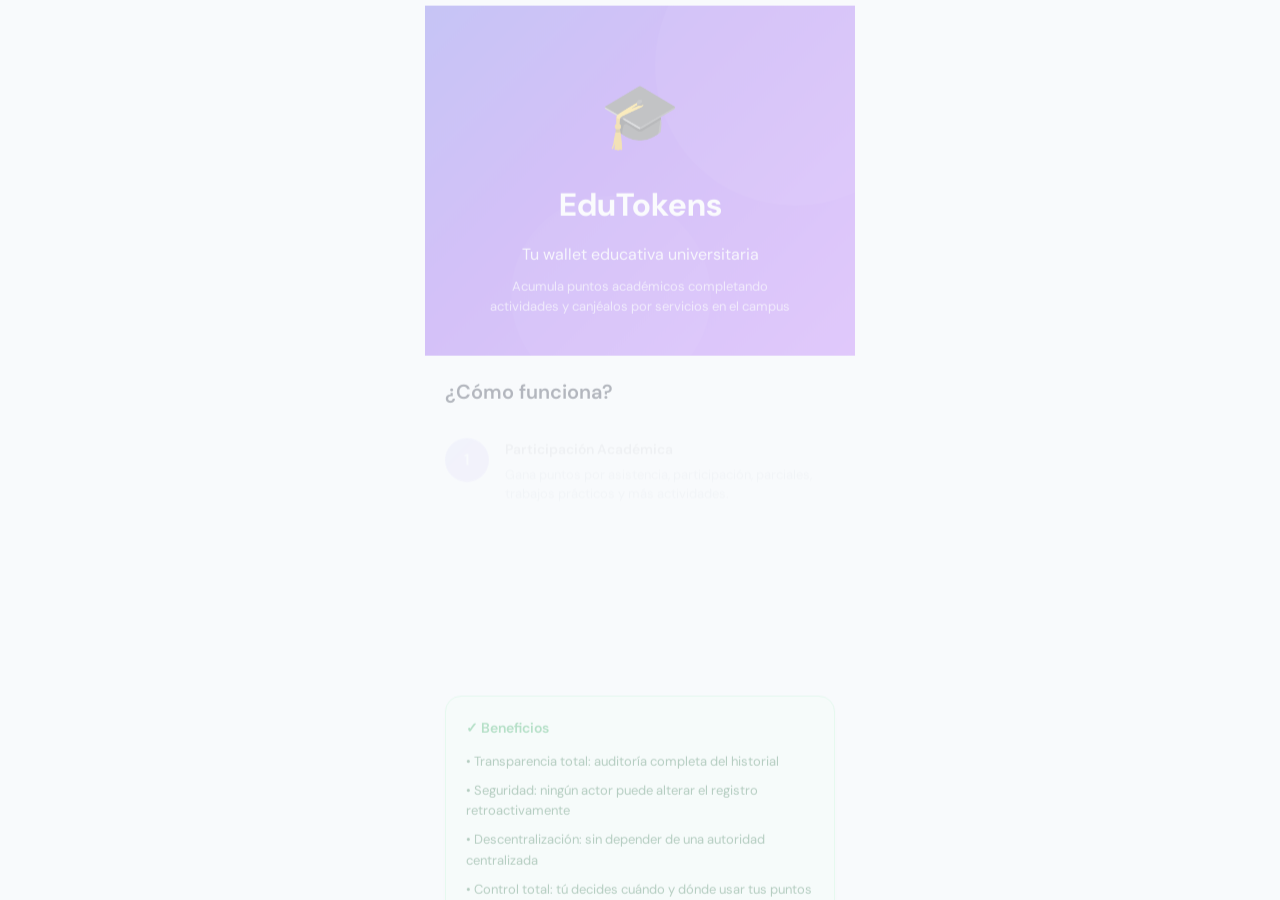
<file: index.html>
<!DOCTYPE html>
<html lang="es">
<head>
  <meta charset="UTF-8">
  <meta http-equiv="refresh" content="0; url=frontend/index.html">
  <title>EduTokens</title>
</head>
<body>
  <p>Redirigiendo a la aplicación actual: <a href="frontend/index.html">EduTokens</a></p>
  <p style="color: #64748B; font-size: 12px; margin-top: 20px;">
    ⚠️ Este archivo (<code>index.html</code> en la raíz) es una versión legacy (EduPoints, ECDSA P-384).
    La aplicación actual está en <code>frontend/index.html</code> (EduTokens, Ed25519).
  </p>
</body>
</html>
</file>
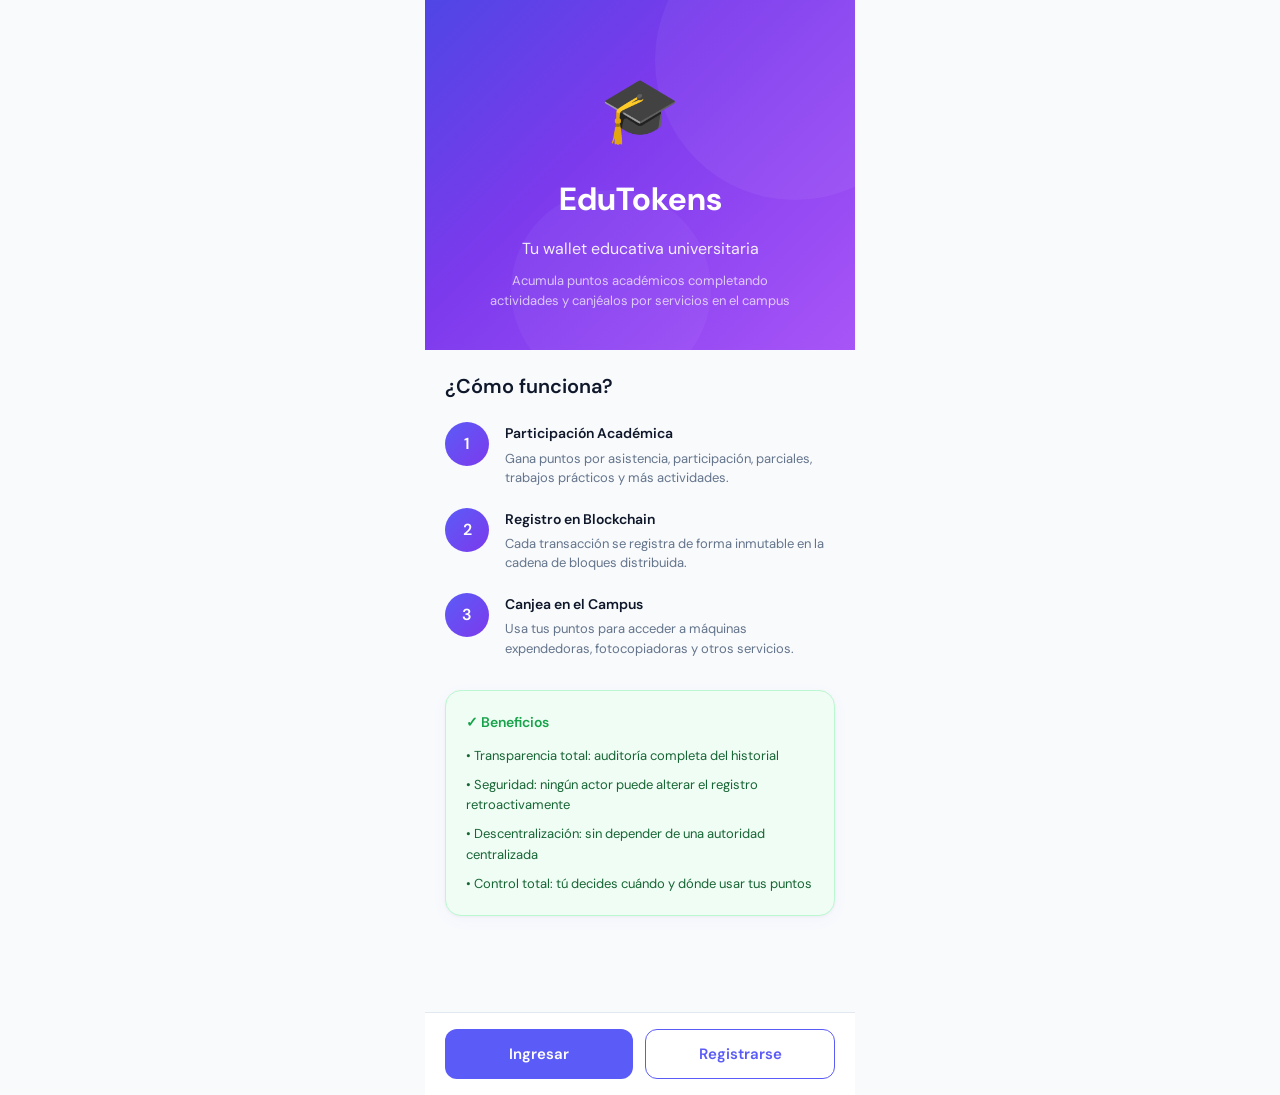
<file: frontend/index.html>
<!DOCTYPE html>
<html lang="es">
<head>
  <meta charset="UTF-8">
  <meta name="viewport" content="width=device-width, initial-scale=1.0">
  <title>EduTokens - Sistema de Puntos Académicos</title>
  <link rel="stylesheet" href="css/styles.css">
</head>
<body>
  <div class="app">
    <div class="screen active" style="padding: 0; overflow-y: auto;">
      <!-- Hero Section -->
      <div class="landing-hero">
        <div style="font-size: 64px; margin-bottom: 12px;">🎓</div>
        <h1 style="font-size: 32px; font-weight: 700; margin-bottom: 10px;">EduTokens</h1>
        <p style="font-size: 16px; opacity: 0.9; margin-bottom: 10px;">Tu wallet educativa universitaria</p>
        <p style="font-size: 13px; opacity: 0.7; max-width: 300px; margin: 0 auto; line-height: 1.5;">
          Acumula puntos académicos completando actividades y canjéalos por servicios en el campus
        </p>
      </div>

      <!-- Features -->
      <div class="content">
        <div style="margin-bottom: 32px;">
          <h2 style="font-size: 20px; font-weight: 600; margin-bottom: 20px;">¿Cómo funciona?</h2>

          <div class="stagger-container">
            <div class="stagger-item" style="display: flex; gap: 16px; margin-bottom: 20px;">
              <div class="avatar" style="width: 44px; height: 44px; border-radius: 50%; flex-shrink: 0;">1</div>
              <div>
                <h3 style="font-size: 14px; font-weight: 600; margin-bottom: 4px;">Participación Académica</h3>
                <p style="font-size: 13px; color: var(--text-muted); line-height: 1.5;">Gana puntos por asistencia, participación, parciales, trabajos prácticos y más actividades.</p>
              </div>
            </div>

            <div class="stagger-item" style="display: flex; gap: 16px; margin-bottom: 20px;">
              <div class="avatar" style="width: 44px; height: 44px; border-radius: 50%; flex-shrink: 0;">2</div>
              <div>
                <h3 style="font-size: 14px; font-weight: 600; margin-bottom: 4px;">Registro en Blockchain</h3>
                <p style="font-size: 13px; color: var(--text-muted); line-height: 1.5;">Cada transacción se registra de forma inmutable en la cadena de bloques distribuida.</p>
              </div>
            </div>

            <div class="stagger-item" style="display: flex; gap: 16px;">
              <div class="avatar" style="width: 44px; height: 44px; border-radius: 50%; flex-shrink: 0;">3</div>
              <div>
                <h3 style="font-size: 14px; font-weight: 600; margin-bottom: 4px;">Canjea en el Campus</h3>
                <p style="font-size: 13px; color: var(--text-muted); line-height: 1.5;">Usa tus puntos para acceder a máquinas expendedoras, fotocopiadoras y otros servicios.</p>
              </div>
            </div>
          </div>
        </div>

        <!-- Benefits -->
        <div class="card" style="background: var(--success-bg); border-color: #BBF7D0; margin-bottom: 16px;">
          <h3 style="font-size: 14px; font-weight: 600; margin-bottom: 12px; color: var(--success);">✓ Beneficios</h3>
          <ul style="list-style: none;">
            <li style="font-size: 13px; color: #166534; margin-bottom: 8px;">• Transparencia total: auditoría completa del historial</li>
            <li style="font-size: 13px; color: #166534; margin-bottom: 8px;">• Seguridad: ningún actor puede alterar el registro retroactivamente</li>
            <li style="font-size: 13px; color: #166534; margin-bottom: 8px;">• Descentralización: sin depender de una autoridad centralizada</li>
            <li style="font-size: 13px; color: #166534;">• Control total: tú decides cuándo y dónde usar tus puntos</li>
          </ul>
        </div>
      </div>

      <!-- Action Buttons -->
      <div style="padding: 16px 20px; border-top: 1px solid var(--border); display: flex; gap: 12px; background: var(--card);">
        <button onclick="location.href='pages/login.html'" class="btn btn-primary" style="flex: 1;">Ingresar</button>
        <button onclick="location.href='pages/register.html'" class="btn btn-outline" style="flex: 1;">Registrarse</button>
      </div>
    </div>
  </div>
</body>
</html>
</file>
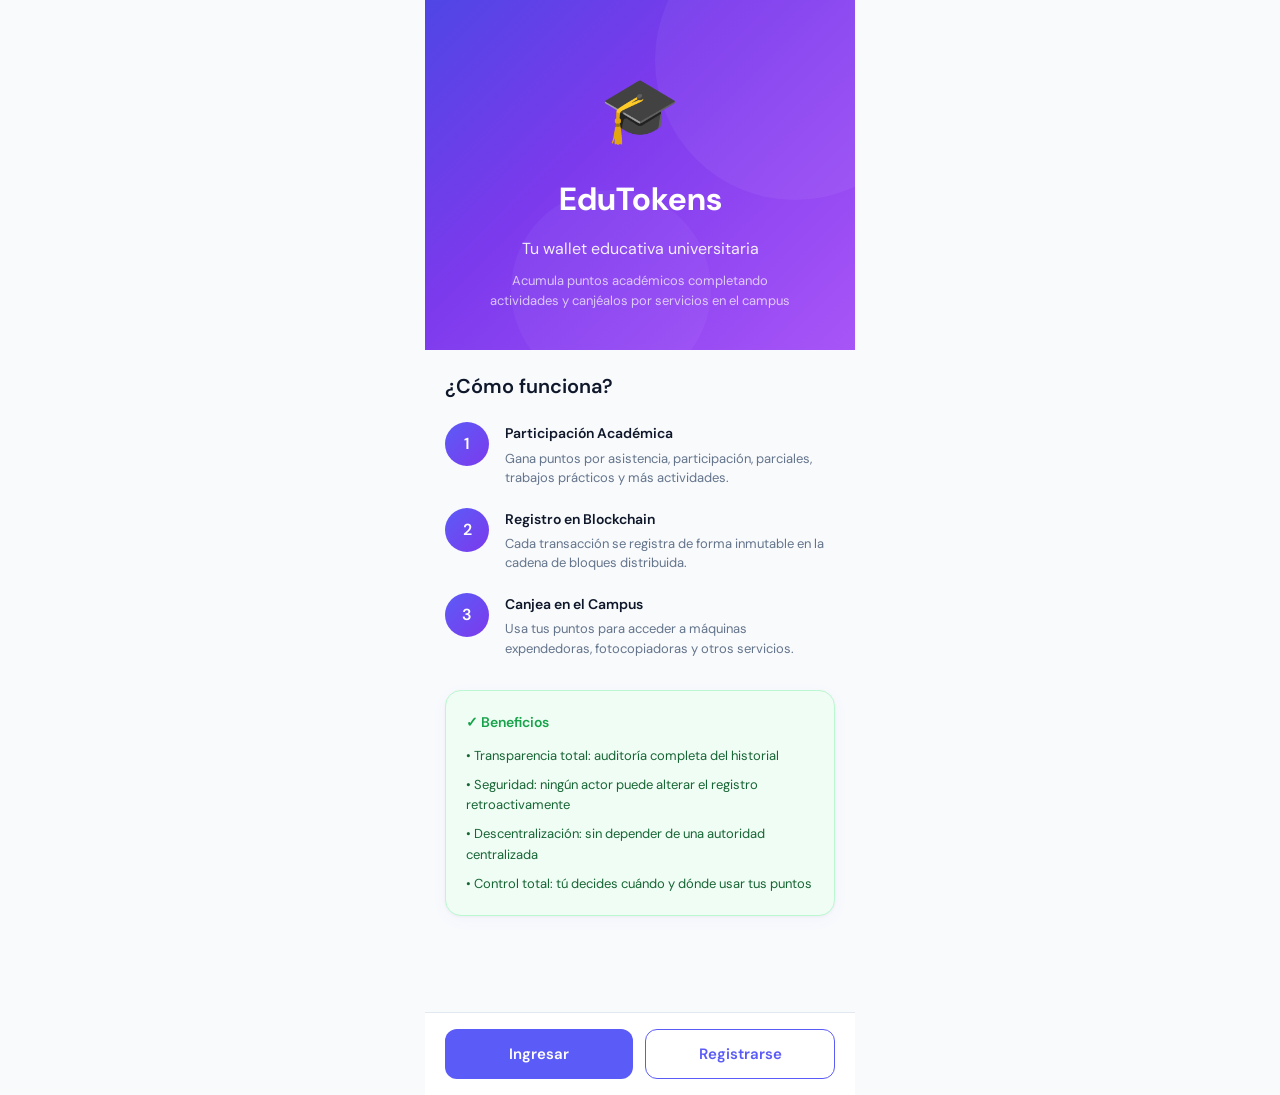
<file: index1.html>
<!DOCTYPE html>
<html lang="es">
<head>
  <meta charset="UTF-8">
  <meta http-equiv="refresh" content="0; url=frontend/index.html">
  <title>EduTokens</title>
</head>
<body>
  <p>Redirigiendo a la aplicación actual: <a href="frontend/index.html">EduTokens</a></p>
  <p style="color: #64748B; font-size: 12px; margin-top: 20px;">
    ⚠️ Este archivo es una copia legacy. La aplicación actual está en <code>frontend/</code>.
  </p>
</body>
</html>
</file>
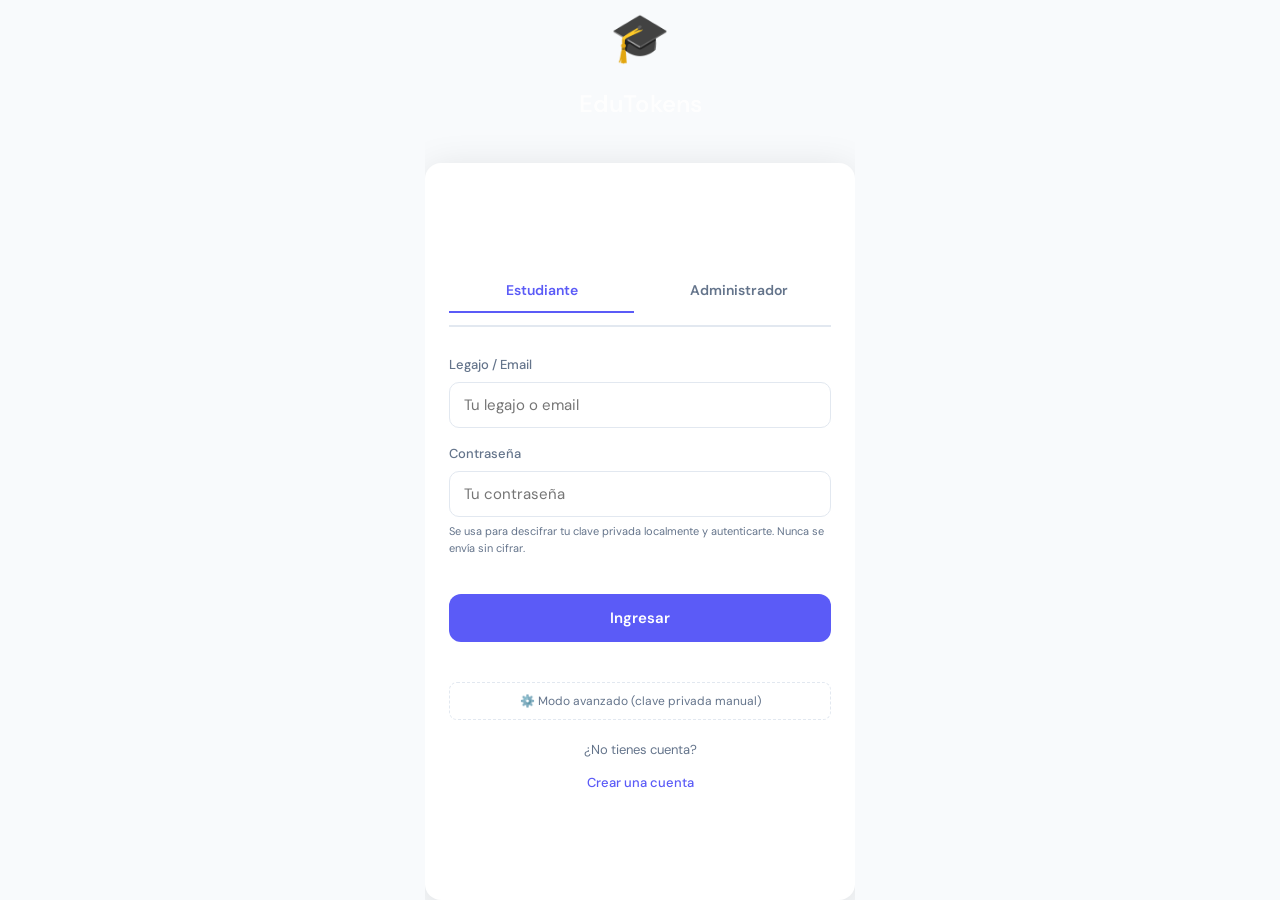
<file: frontend/pages/admin.html>
<!DOCTYPE html>
<html lang="es">
<!-- DEO GLORIA -->

<head>
  <meta charset="UTF-8">
  <meta name="viewport" content="width=device-width, initial-scale=1.0">
  <title>Panel Admin - EduTokens</title>
  <link rel="stylesheet" href="../css/styles.css">
</head>

<body>
  <div class="app">
    <!-- Header -->
    <div class="header">
      <div style="font-size: 14px; font-weight: 600; color: var(--primary);">⚙️ Admin</div>
      <div class="header-title">Panel de Control</div>
      <button class="header-action" onclick="logout()">⊗</button>
    </div>

    <!-- Main Content -->
    <div class="screen active content">
      <!-- Statistics Grid -->
      <div class="admin-grid">
        <div class="admin-stat">
          <div class="admin-stat-val" id="stat-students">0</div>
          <div class="admin-stat-lbl">Estudiantes</div>
        </div>
        <div class="admin-stat">
          <div class="admin-stat-val" id="stat-vendors">0</div>
          <div class="admin-stat-lbl">Vendors</div>
        </div>
        <div class="admin-stat">
          <div class="admin-stat-val" id="stat-products">0</div>
          <div class="admin-stat-lbl">Productos</div>
        </div>
        <div class="admin-stat">
          <div class="admin-stat-val" id="stat-supply">0</div>
          <div class="admin-stat-lbl">Puntos Gastados</div>
        </div>
      </div>

      <div id="error-msg" class="error-msg"></div>
      <div id="success-msg" class="success-msg"></div>

      <!-- Tabs -->
      <div class="tabs-bar">
        <button id="tab-emit" class="tab active" onclick="switchTab('emit')">Emitir Puntos</button>
        <button id="tab-products" class="tab" onclick="switchTab('products')">Productos</button>
        <button id="tab-vendors" class="tab" onclick="switchTab('vendors')">Vendors</button>
        <button id="tab-logs" class="tab" onclick="switchTab('logs')">Logs</button>
      </div>

      <!-- Emit Tab -->
      <div id="emit-section">
        <div class="input-group">
          <label class="input-label">Legajo del Estudiante</label>
          <input type="text" id="emit-legajo" class="input" placeholder="Ej: 12345678">
        </div>

        <div class="input-group">
          <label class="input-label">Cantidad de Puntos (entero)</label>
          <input type="number" id="emit-amount" class="input" placeholder="0" min="1" step="1">
        </div>

        <div class="input-group">
          <label class="input-label">Concepto / Actividad</label>
          <input type="text" id="emit-concept" class="input" placeholder="Ej: PARCIAL1, ASISTENCIA_2026-06-05">
        </div>

        <button class="btn btn-primary" style="width: 100%; margin: 20px 0;" onclick="emitPoints()">Emitir
          Puntos</button>
      </div>

      <!-- Products Tab -->
      <div id="products-section" style="display: none;">
        <div style="display: flex; gap: 12px; margin-bottom: 16px;">
          <button class="btn btn-primary" style="flex: 1; margin: 0;" onclick="showCreateProduct()">➕ Nuevo
            Producto</button>
          <button class="btn btn-outline" style="flex: 1; margin: 0;" onclick="loadProducts()">🔄 Actualizar</button>
        </div>

        <!-- Create product form (hidden by default) -->
        <div id="create-product-form" class="card" style="display: none; margin-bottom: 16px;">
          <div class="input-group">
            <label class="input-label">Nombre</label>
            <input type="text" id="product-name" class="input" placeholder="Ej: Fotocopias x10">
          </div>
          <div class="input-group">
            <label class="input-label">Descripción</label>
            <input type="text" id="product-description" class="input" placeholder="Opcional">
          </div>
          <div class="input-group">
            <label class="input-label">Precio en puntos (entero)</label>
            <input type="number" id="product-price" class="input" placeholder="0" min="1" step="1">
          </div>
          <div class="input-group">
            <label class="input-label">Stock (opcional)</label>
            <input type="number" id="product-stock" class="input" placeholder="Dejar vacío = ilimitado" min="0"
              step="1">
          </div>
          <div class="input-group">
            <label class="input-label">Vendor</label>
            <select id="product-vendor" class="input">
              <option value="">Seleccionar vendor...</option>
            </select>
          </div>
          <button class="btn btn-primary" style="width: 100%; margin: 12px 0 0;" onclick="submitCreateProduct()">Crear
            Producto</button>
        </div>

        <div id="products-list" class="card" style="padding: 0; overflow-x: auto;">
          <table class="admin-table" style="font-size: 11px;">
            <thead>
              <tr>
                <th>Producto</th>
                <th>Precio</th>
                <th>Stock</th>
                <th>Vendor</th>
                <th>Acciones</th>
              </tr>
            </thead>
            <tbody id="products-tbody">
              <tr>
                <td colspan="5" style="text-align: center; padding: 16px; color: var(--text-muted);">Cargando...</td>
              </tr>
            </tbody>
          </table>
        </div>
      </div>

      <!-- Vendors Tab -->
      <div id="vendors-section" style="display: none;">
        <div class="card" style="margin-bottom: 16px;">
          <div class="input-group">
            <label class="input-label">Nombre del Vendor</label>
            <input type="text" id="vendor-name" class="input" placeholder="Ej: Fotocopiadora Central">
          </div>
          <p style="font-size: 11px; color: var(--text-muted); margin-bottom: 12px;">
            El sistema genera automáticamente la clave pública del vendor. Es una dirección receptora pasiva — el vendor
            nunca firma ni gasta puntos.
          </p>
          <button class="btn btn-primary" style="width: 100%; margin: 0;" onclick="submitCreateVendor()">➕ Crear
            Vendor</button>
        </div>

        <div id="vendors-list" class="card" style="padding: 0; overflow-x: auto;">
          <table class="admin-table" style="font-size: 11px;">
            <thead>
              <tr>
                <th>Nombre</th>
                <th>Clave Pública</th>
              </tr>
            </thead>
            <tbody id="vendors-tbody">
              <tr>
                <td colspan="2" style="text-align: center; padding: 16px; color: var(--text-muted);">Cargando...</td>
              </tr>
            </tbody>
          </table>
        </div>
      </div>

      <!-- Logs Tab -->
      <div id="logs-section" style="display: none;">
        <div id="logs-list" class="card" style="padding: 0; overflow-x: auto;">
          <table class="admin-table" style="font-size: 11px;">
            <thead>
              <tr>
                <th>ID</th>
                <th>Producto</th>
                <th>Puntos</th>
                <th>TX ID</th>
                <th>Fecha</th>
              </tr>
            </thead>
            <tbody id="logs-tbody">
              <tr>
                <td colspan="5" style="text-align: center; padding: 16px; color: var(--text-muted);">Cargando...</td>
              </tr>
            </tbody>
          </table>
        </div>
      </div>
    </div>
  </div>

  <script src="../js/common.js"></script>
  <script src="../js/admin.js"></script>
</body>

</html>
</file>
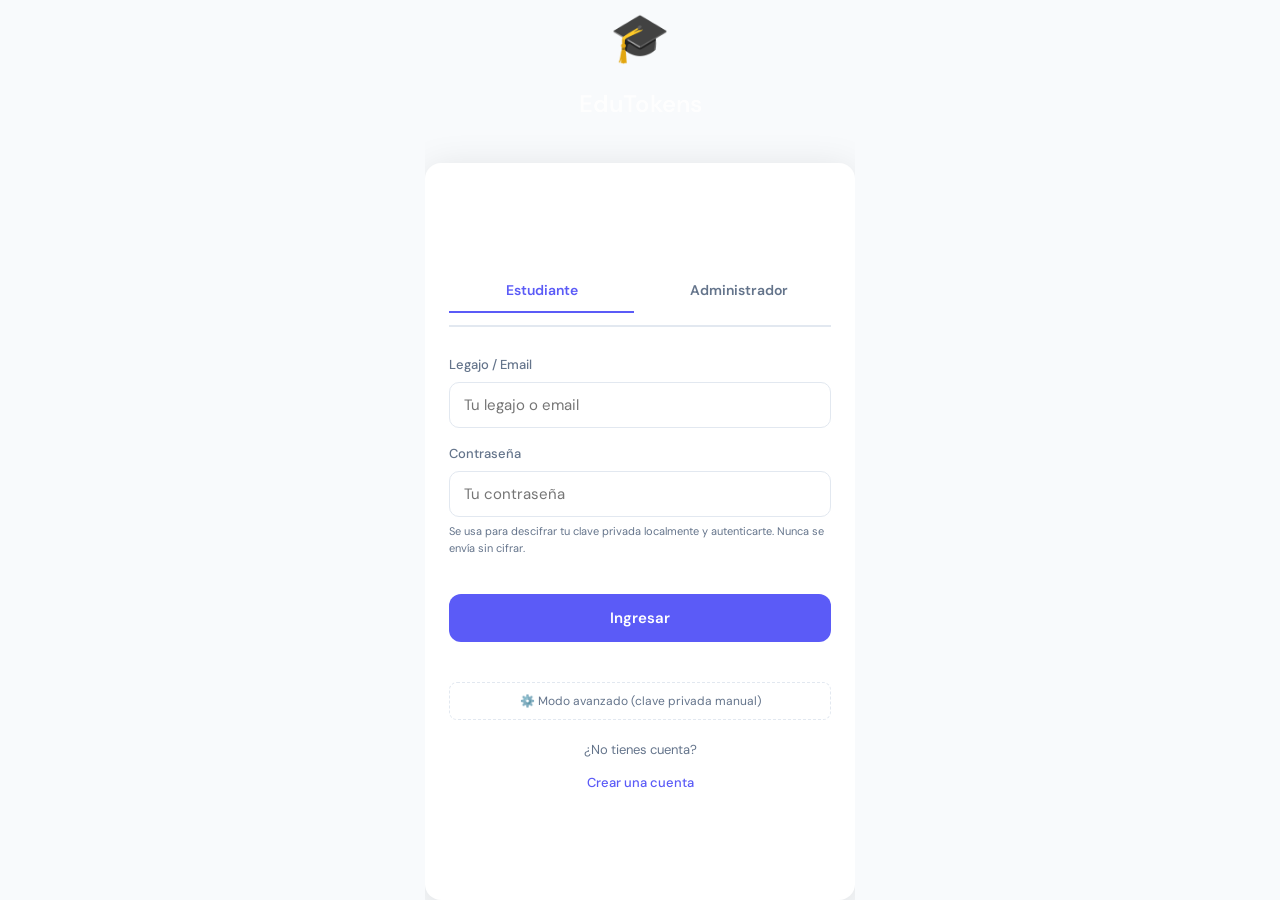
<file: frontend/pages/home.html>
<!DOCTYPE html>
<html lang="es">
<!-- DEO GLORIA -->

<head>
  <meta charset="UTF-8">
  <meta name="viewport" content="width=device-width, initial-scale=1.0">
  <title>Dashboard - EduTokens</title>
  <link rel="stylesheet" href="../css/styles.css">
</head>

<body>
  <div class="app">
    <!-- Header -->
    <div class="header">
      <div style="font-size: 14px; font-weight: 600; color: var(--primary);">🎓 EduTokens</div>
      <div style="font-size: 14px; color: var(--text-muted);">Hola, <span id="student-name">Estudiante</span> 👋</div>
      <button class="header-action" onclick="logout()">⊗</button>
    </div>

    <!-- Main Content -->
    <div class="screen active content">
      <!-- Balance Card -->
      <div class="balance-card" style="margin-bottom: 20px;">
        <div class="balance-label">Saldo Disponible</div>
        <div class="balance-amount">
          <span id="balance-amount">0</span>
          <span class="balance-unit">pts</span>
        </div>
        <div class="balance-status">
          <div class="dot-pulse"></div>
          <span>Confirmado en blockchain</span>
        </div>
      </div>

      <!-- Quick Actions -->
      <div style="display: grid; grid-template-columns: repeat(3, 1fr); gap: 10px; margin-bottom: 20px;">
        <button class="btn btn-outline" style="width: 100%; padding: 14px 8px; flex-direction: column; font-size: 12px; height: auto;" onclick="goTo('marketplace.html')">🛍️ Canjear</button>
        <button class="btn btn-outline" style="width: 100%; padding: 14px 8px; flex-direction: column; font-size: 12px; height: auto;" onclick="goTo('marketplace.html')">🎁 Ofertas</button>
        <button class="btn btn-outline" style="width: 100%; padding: 14px 8px; flex-direction: column; font-size: 12px; height: auto;" onclick="loadBalance()">🔄 Actualizar</button>
      </div>

      <!-- Transactions Section -->
      <div class="section-header">
        <div class="section-title">Historial Reciente</div>
        <button class="section-link" onclick="goTo('#historial')">Ver todo →</button>
      </div>

      <div class="card" style="padding: 0;">
        <div id="transactions-list" style="overflow: hidden; border-radius: 16px;">
          <!-- Skeleton placeholder -->
          <div id="tx-skeleton">
            <div class="skeleton-row"><div class="skeleton skeleton-circle"></div><div style="flex:1"><div class="skeleton skeleton-text"></div><div class="skeleton skeleton-text"></div></div></div>
            <div class="skeleton-row"><div class="skeleton skeleton-circle"></div><div style="flex:1"><div class="skeleton skeleton-text"></div><div class="skeleton skeleton-text"></div></div></div>
            <div class="skeleton-row"><div class="skeleton skeleton-circle"></div><div style="flex:1"><div class="skeleton skeleton-text"></div><div class="skeleton skeleton-text"></div></div></div>
          </div>
        </div>
      </div>
    </div>
  </div>

  <!-- Bottom Navigation -->
  <div class="bottom-nav">
    <button class="nav-item active" onclick="goTo('home.html')">
      <div class="nav-icon">🏠</div>
      <div class="nav-label">Inicio</div>
    </button>
    <button class="nav-item" onclick="goTo('wallet.html')">
      <div class="nav-icon">💳</div>
      <div class="nav-label">Cartera</div>
    </button>
    <button class="nav-item" onclick="goTo('marketplace.html')">
      <div class="nav-icon">🎁</div>
      <div class="nav-label">Canjear</div>
    </button>
    <button class="nav-item" onclick="goTo('profile.html')">
      <div class="nav-icon">👤</div>
      <div class="nav-label">Perfil</div>
    </button>
  </div>

  <script src="../js/common.js"></script>
  <script src="../js/home.js"></script>
</body>

</html>
</file>
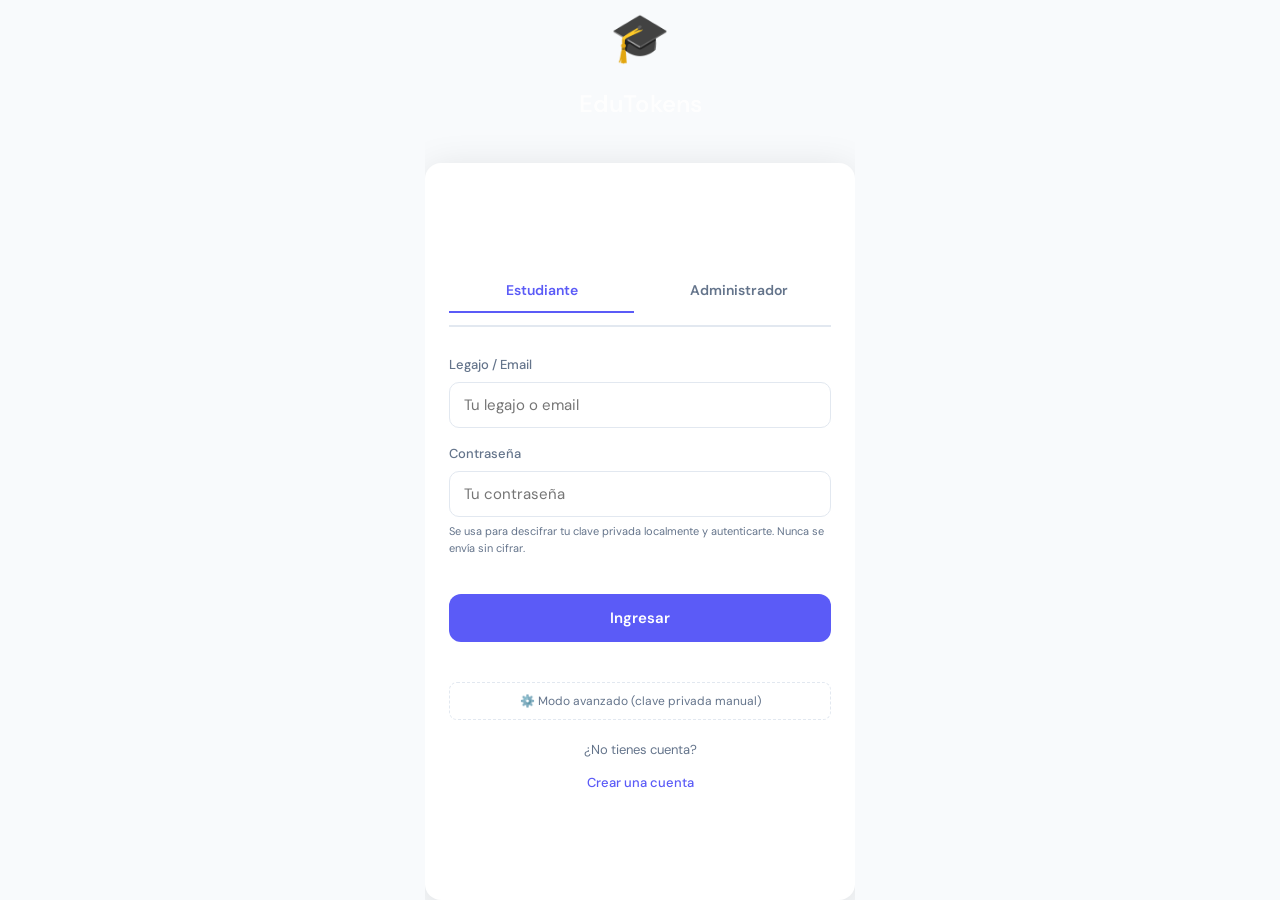
<file: frontend/pages/login.html>
<!DOCTYPE html>
<html lang="es">
<!-- DEO GLORIA -->
<!--
  login.html — v2 (2026-06-21)
  Flujo simplificado: el usuario ingresa legajo/email + contraseña.
  El sistema descifra la clave privada del wallet (AES-GCM cifrada con
  PBKDF2 de esa misma contraseña), firma el challenge del servidor, y
  completa el login en un solo paso.

  Modo avanzado (colapsado por defecto): permite pegar clave privada en
  hex manualmente — útil para:
    - Admin (clave pre-seedeada en init.sql, sin wallet cifrado)
    - Recuperación (el usuario tiene la clave privada pero no el wallet)
    - Desarrollo / debugging
-->
<head>
  <meta charset="UTF-8">
  <meta name="viewport" content="width=device-width, initial-scale=1.0">
  <title>Login - EduTokens</title>
  <link rel="stylesheet" href="../css/styles.css">

</head>

<body>
  <div class="app">
    <div class="screen active login-screen">
      <div class="login-header">
        <div class="login-logo">🎓</div>
        <h1 class="login-title">EduTokens</h1>
      </div>
      <div class="login-body">
        <div id="error-msg" class="error-msg"></div>

        <div class="login-tabs">
          <button class="login-tab active" onclick="setLoginRole('student', this)">Estudiante</button>
          <button class="login-tab" onclick="setLoginRole('admin', this)">Administrador</button>
        </div>

        <div class="input-group">
          <label class="input-label">Legajo / Email</label>
          <input type="text" id="login-identifier" class="input" placeholder="Tu legajo o email" autocomplete="username">
        </div>

        <div class="input-group">
          <label class="input-label">Contraseña</label>
          <input type="password" id="login-password" class="input" placeholder="Tu contraseña" autocomplete="current-password">
          <p style="font-size: 11px; color: var(--text-muted); margin-top: 6px;">
            Se usa para descifrar tu clave privada localmente y autenticarte. Nunca se envía sin cifrar.
          </p>
        </div>

        <button id="login-btn" class="btn btn-primary" style="width: 100%; margin: 20px 0;" onclick="loginAction()">
          Ingresar
        </button>

        <!-- Modo avanzado: clave privada manual (colapsado) -->
        <button class="advanced-toggle" onclick="toggleAdvanced()" type="button">
          ⚙️ Modo avanzado (clave privada manual)
        </button>
        <div id="advanced-section" class="advanced-section">
          <p style="font-size: 11px; color: var(--text-muted); margin-bottom: 12px;">
            Solo necesario si no tenés wallet cifrada en este navegador (admin, recuperación, desarrollo).
          </p>
          <div class="input-group">
            <label class="input-label">Clave privada (Ed25519, 64 caracteres hex)</label>
            <input type="text" id="login-private-key" class="input mono"
              placeholder="64 caracteres hex — no se envía al servidor" maxlength="64" autocomplete="off">
          </div>
          <div class="input-group">
            <label class="input-label">Desafío del sistema</label>
            <input type="text" id="login-challenge" class="input" readonly>
          </div>
          <div class="input-group">
            <label class="input-label">Desafío firmado con clave privada</label>
            <textarea id="login-signature" class="input mono" rows="3"
              placeholder="Firma hexadecimal del desafío (128 caracteres)"></textarea>
          </div>
          <button class="btn btn-secondary" style="width: 100%; margin-top: 8px;" onclick="signManualChallenge()" type="button">
            Firmar desafío manualmente
          </button>
          <button class="btn btn-primary" style="width: 100%; margin-top: 12px;" onclick="loginManualAction()">
            Ingresar (modo manual)
          </button>
        </div>

        <div style="text-align: center; margin-top: 20px;">
          <p style="font-size: 13px; color: var(--text-muted); margin-bottom: 8px;">¿No tienes cuenta?</p>
          <a href="register.html"
            style="color: var(--primary); text-decoration: none; font-weight: 500; font-size: 13px;">Crear una
            cuenta</a>
        </div>
      </div>
    </div>
  </div>

  <script src="../js/crypto-auth.js"></script>
  <script src="../js/wallet-crypto.js"></script>
  <script>
    let currentRole = 'student';

    function setLoginRole(role, el) {
      currentRole = role;
      document.querySelectorAll('.login-tab').forEach(t => t.classList.remove('active'));
      el.classList.add('active');
    }

    function toggleAdvanced() {
      document.getElementById('advanced-section').classList.toggle('show');
      // Cargar el challenge solo si se abre el panel avanzado
      if (document.getElementById('advanced-section').classList.contains('show')) {
        loadLoginChallenge();
      }
    }

    async function loadLoginChallenge() {
      try {
        document.getElementById('login-challenge').value = await fetchAuthChallenge();
      } catch (error) {
        showError('No se pudo obtener el desafío del servidor. ¿Está corriendo el backend?');
      }
    }

    // -----------------------------------------------------------------------
    // Flujo normal: wallet cifrado
    // -----------------------------------------------------------------------

    async function loginAction() {
      const identifier = document.getElementById('login-identifier').value.trim();
      const password = document.getElementById('login-password').value;
      const btn = document.getElementById('login-btn');

      if (!identifier || !password) {
        showError('Ingresá tu legajo/email y contraseña');
        return;
      }

      btn.disabled = true;
      btn.innerHTML = '<span class="spinner-inline"></span> Ingresando...';

      try {
        if (currentRole === 'admin') {
          // ── Admin: wallet custodial, el backend firma el challenge ──
          await doAdminLogin(identifier, password, btn);
        } else {
          // ── Estudiante: wallet en el navegador ──
          // 1. Descifrar clave privada del wallet local
          let privateKeyHex;
          try {
            privateKeyHex = await decryptStoredPrivateKey(identifier, password);
          } catch (e) {
            throw new Error(
              'No se encontró una clave privada cifrada para este usuario en este navegador. ' +
              'Si ya te registraste desde otro navegador, usá el "Modo avanzado" para ingresar ' +
              'con tu clave privada manualmente.'
            );
          }

          // 2. Firmar challenge
          const challenge = await fetchAuthChallenge();
          const signature = await signChallengeWithPrivateKey(privateKeyHex, challenge);

          // 3. Login
          await doLogin(identifier, password, challenge, signature, btn);
        }
      } catch (error) {
        showError(error.message);
        btn.disabled = false;
        btn.innerHTML = 'Ingresar';
      }
    }

    // -----------------------------------------------------------------------
    // Admin login — custodial (el backend tiene la clave privada)
    // -----------------------------------------------------------------------

    async function doAdminLogin(identifier, password, btn) {
      try {
        const response = await fetch('/api/auth/admin-login', {
          method: 'POST',
          headers: { 'Content-Type': 'application/json' },
          body: JSON.stringify({ identifier, password })
        });

        let data;
        try {
          data = await response.json();
        } catch {
          throw new Error('Error inesperado del servidor');
        }

        if (response.ok) {
          localStorage.setItem('token', data.access_token);
          localStorage.setItem('role', data.user.role);
          localStorage.setItem('user', JSON.stringify(data.user));
          localStorage.setItem('activePublicKey', data.user.public_key);
          window.location.href = 'admin.html';
        } else {
          throw new Error(data?.detail || 'Credenciales inválidas');
        }
      } catch (error) {
        if (btn) {
          btn.disabled = false;
          btn.innerHTML = 'Ingresar';
        }
        throw error;
      }
    }

    // -----------------------------------------------------------------------
    // Modo avanzado: clave privada manual (fallback / admin / dev)
    // -----------------------------------------------------------------------

    async function signManualChallenge() {
      const privateKey = document.getElementById('login-private-key').value.trim();
      const challenge = document.getElementById('login-challenge').value.trim();

      if (!privateKey || !challenge) {
        showError('Completá la clave privada y obtené un desafío antes de firmar');
        return;
      }

      try {
        document.getElementById('login-signature').value =
          await signChallengeWithPrivateKey(privateKey, challenge);
      } catch (error) {
        showError('No se pudo firmar el desafío. Verificá que la clave privada tenga 64 caracteres hex.');
      }
    }

    async function loginManualAction() {
      const identifier = document.getElementById('login-identifier').value.trim();
      const password = document.getElementById('login-password').value;
      const challenge = document.getElementById('login-challenge').value;
      const signature = document.getElementById('login-signature').value.trim().toLowerCase();

      if (!identifier || !challenge || !signature) {
        showError('Completá todos los campos (incluido el desafío firmado)');
        return;
      }

      if (!password) {
        showError('La contraseña es obligatoria (segundo factor de autenticación)');
        return;
      }

      await doLogin(identifier, password, challenge, signature, null);
    }

    // -----------------------------------------------------------------------
    // Login común (usado por ambos flujos)
    // -----------------------------------------------------------------------

    async function doLogin(identifier, password, challenge, signature, btn) {
      try {
        const response = await fetch('/api/auth/login', {
          method: 'POST',
          headers: { 'Content-Type': 'application/json' },
          body: JSON.stringify({ identifier, password, challenge, signature })
        });

        let data;
        try {
          data = await response.json();
        } catch {
          throw new Error('Error inesperado del servidor');
        }

        if (response.ok) {
          localStorage.setItem('token', data.access_token);
          localStorage.setItem('role', data.user.role);
          localStorage.setItem('user', JSON.stringify(data.user));
          // Guardar la pubkey activa para que purchase.js la encuentre
          localStorage.setItem('activePublicKey', data.user.public_key);

          if (data.user.role === 'admin') {
            window.location.href = 'admin.html';
          } else {
            window.location.href = 'home.html';
          }
        } else {
          throw new Error(data?.detail || 'Error en el login');
        }
      } catch (error) {
        if (btn) {
          btn.disabled = false;
          btn.innerHTML = 'Ingresar';
        }
        throw error;
      }
    }

    function showError(message) {
      const el = document.getElementById('error-msg');
      el.textContent = message;
      el.classList.add('show');
      setTimeout(() => el.classList.remove('show'), 5000);
    }
  </script>
</body>

</html>
</file>
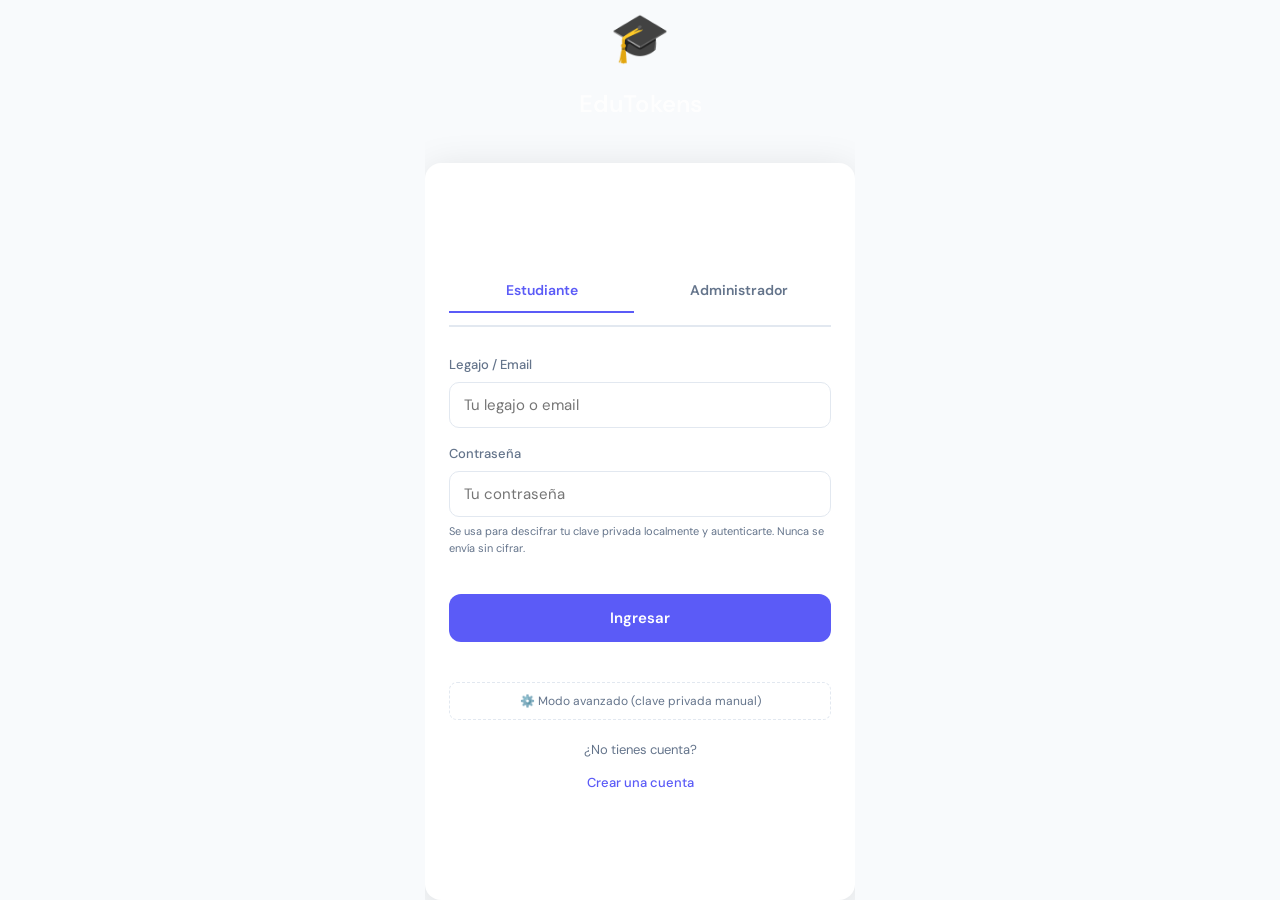
<file: frontend/pages/marketplace.html>
<!DOCTYPE html>
<html lang="es">
<!-- DEO GLORIA -->

<head>
  <meta charset="UTF-8">
  <meta name="viewport" content="width=device-width, initial-scale=1.0">
  <title>Marketplace - EduTokens</title>
  <link rel="stylesheet" href="../css/styles.css">
</head>

<body>
  <div class="app">
    <!-- Header -->
    <div class="header">
      <button class="header-back" onclick="history.back()">← Atrás</button>
      <div class="header-title">Marketplace</div>
      <div style="width: 60px;"></div>
    </div>

    <!-- Main Content -->
    <div class="screen active content">
      <!-- Current Balance -->
      <div class="balance-card" style="margin-bottom: 20px;">
        <div class="balance-label">Saldo Disponible</div>
        <div class="balance-amount">
          <span id="marketplace-balance">0</span>
          <span class="balance-unit">puntos</span>
        </div>
      </div>

      <!-- Products Grid -->
      <div id="products-grid" class="product-grid">
        <!-- Skeleton placeholders -->
        <div class="product-card skeleton-card skeleton"></div>
        <div class="product-card skeleton-card skeleton"></div>
        <div class="product-card skeleton-card skeleton"></div>
        <div class="product-card skeleton-card skeleton"></div>
      </div>
    </div>
  </div>

  <!-- Bottom Navigation -->
  <div class="bottom-nav">
    <button class="nav-item" onclick="goTo('home.html')">
      <div class="nav-icon">🏠</div>
      <div class="nav-label">Inicio</div>
    </button>
    <button class="nav-item" onclick="goTo('wallet.html')">
      <div class="nav-icon">💳</div>
      <div class="nav-label">Cartera</div>
    </button>
    <button class="nav-item active" onclick="goTo('marketplace.html')">
      <div class="nav-icon">🎁</div>
      <div class="nav-label">Canjear</div>
    </button>
    <button class="nav-item" onclick="goTo('profile.html')">
      <div class="nav-icon">👤</div>
      <div class="nav-label">Perfil</div>
    </button>
  </div>

  <script src="../js/common.js"></script>
  <script src="../js/marketplace.js"></script>
</body>

</html>
</file>
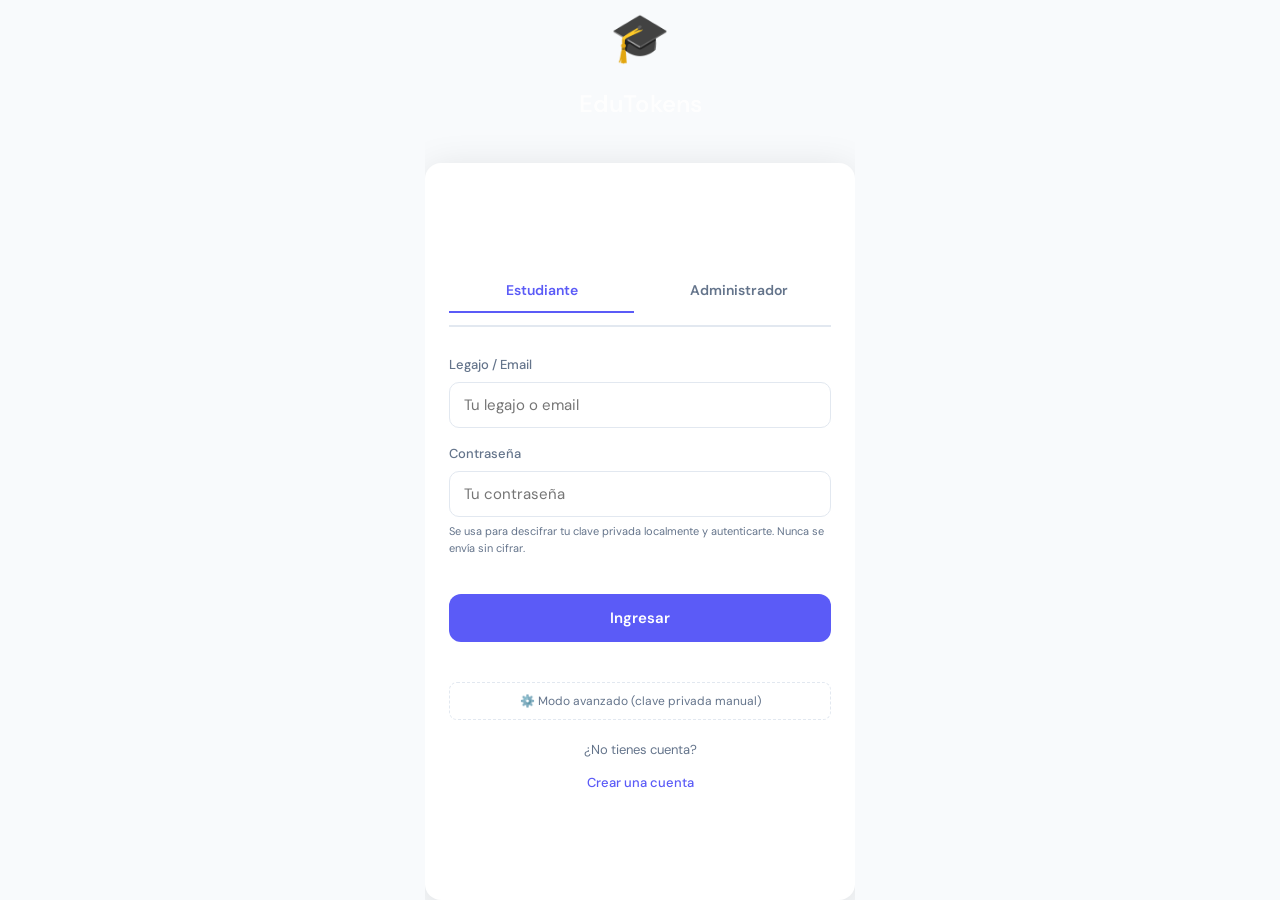
<file: frontend/pages/profile.html>
<!DOCTYPE html>
<html lang="es">
<!-- DEO GLORIA -->

<head>
  <meta charset="UTF-8">
  <meta name="viewport" content="width=device-width, initial-scale=1.0">
  <title>Perfil - EduTokens</title>
  <link rel="stylesheet" href="../css/styles.css">
</head>

<body>
  <div class="app">
    <!-- Header -->
    <div class="header">
      <button class="header-back" onclick="history.back()">← Atrás</button>
      <div class="header-title">Mi Perfil</div>
      <div style="width: 60px;"></div>
    </div>

    <!-- Main Content -->
    <div class="screen active content">
      <!-- Avatar and Basic Info -->
      <div style="text-align: center; margin-bottom: 32px;">
        <div class="avatar" style="width: 80px; height: 80px; font-size: 32px; margin: 0 auto 16px;"
          id="profile-avatar">ES</div>
        <h1 id="profile-name" style="font-size: 20px; font-weight: 600; margin-bottom: 4px;">Nombre del Estudiante</h1>
        <p id="profile-legajo" class="mono" style="font-size: 12px; color: var(--text-muted); margin-bottom: 12px;">
          12345678</p>
        <p id="profile-email" style="font-size: 13px; color: var(--text-muted);">correo@ejemplo.com</p>
      </div>

      <!-- Stats -->
      <div style="display: grid; grid-template-columns: 1fr 1fr 1fr; gap: 10px; margin-bottom: 32px;">
        <div
          style="text-align: center; padding: 16px; background: var(--card); border-radius: 10px; border: 1px solid var(--border);">
          <div style="font-size: 24px; font-weight: 600; color: var(--success); margin-bottom: 4px;" id="stat-balance">0
          </div>
          <div style="font-size: 10px; color: var(--text-muted); text-transform: uppercase;">Saldo Actual</div>
        </div>
        <div
          style="text-align: center; padding: 16px; background: var(--card); border-radius: 10px; border: 1px solid var(--border);">
          <div style="font-size: 24px; font-weight: 600; color: var(--primary); margin-bottom: 4px;" id="stat-earned">0
          </div>
          <div style="font-size: 10px; color: var(--text-muted); text-transform: uppercase;">Ganados</div>
        </div>
        <div
          style="text-align: center; padding: 16px; background: var(--card); border-radius: 10px; border: 1px solid var(--border);">
          <div style="font-size: 24px; font-weight: 600; color: var(--error); margin-bottom: 4px;" id="stat-spent">0
          </div>
          <div style="font-size: 10px; color: var(--text-muted); text-transform: uppercase;">Gastados</div>
        </div>
      </div>

      <!-- Wallet Address -->
      <div class="card">
        <p
          style="font-size: 12px; color: var(--text-muted); text-transform: uppercase; letter-spacing: 0.06em; margin-bottom: 8px;">
          Identificador en Blockchain</p>
        <div class="mono" id="profile-wallet"
          style="font-size: 11px; color: var(--text); word-break: break-all; background: var(--bg); padding: 12px; border-radius: 8px; margin-bottom: 12px;">
          student:12345678
        </div>
        <button onclick="copyWallet()"
          style="width: 100%; padding: 10px; background: var(--primary); color: white; border: none; border-radius: 8px; font-family: 'DM Sans', sans-serif; font-weight: 500; cursor: pointer; font-size: 13px;">
          Copiar Identificador
        </button>
      </div>

      <!-- Recent Transactions -->
      <div style="margin-top: 32px;">
        <h2 style="font-size: 15px; font-weight: 600; margin-bottom: 12px;">Transacciones Recientes</h2>
        <div class="card" style="padding: 0; overflow: hidden;">
          <div id="recent-tx" style="padding: 20px; text-align: center; color: var(--text-muted); font-size: 13px;">
            Cargando transacciones...
          </div>
        </div>
      </div>

      <!-- Security -->
      <div style="margin-top: 32px;">
        <h2 style="font-size: 15px; font-weight: 600; margin-bottom: 12px;">Seguridad</h2>
        <!-- "Cambiar Contraseña" no implementado aún — el cambio de password requeriría
             re-cifrar la clave privada local con el nuevo password (wallet-crypto.js).
             Para el alcance del PoC, la contraseña se elige en el registro y no se modifica. -->
        <button class="btn btn-ghost" style="width: 100%; margin: 0; color: var(--error);" onclick="logout()">Cerrar
          Sesión</button>
      </div>
    </div>
  </div>

  <!-- Bottom Navigation -->
  <div class="bottom-nav">
    <button class="nav-item" onclick="goTo('home.html')">
      <div class="nav-icon">🏠</div>
      <div class="nav-label">Inicio</div>
    </button>
    <button class="nav-item" onclick="goTo('wallet.html')">
      <div class="nav-icon">💳</div>
      <div class="nav-label">Cartera</div>
    </button>
    <button class="nav-item" onclick="goTo('marketplace.html')">
      <div class="nav-icon">🎁</div>
      <div class="nav-label">Canjear</div>
    </button>
    <button class="nav-item active" onclick="goTo('profile.html')">
      <div class="nav-icon">👤</div>
      <div class="nav-label">Perfil</div>
    </button>
  </div>

  <script>
    async function loadProfile() {
      const user = JSON.parse(localStorage.getItem('user') || '{}');
      const token = localStorage.getItem('token');

      if (!token) {
        window.location.href = 'login.html';
        return;
      }

      try {
        const response = await fetch('/api/users/me', {
          headers: { 'Authorization': 'Bearer ' + token }
        });

        if (response.ok) {
          const data = await response.json();
          document.getElementById('profile-name').textContent = data.name || user.name || 'Estudiante';
          document.getElementById('profile-legajo').textContent = data.legajo || user.legajo || 'SIN-DATOS';
          document.getElementById('profile-email').textContent = data.email || user.email || '';
          document.getElementById('profile-avatar').textContent = (data.name || 'ES').split(' ').map(n => n[0]).join('').toUpperCase();
          document.getElementById('profile-wallet').textContent = 'student:' + (data.legajo || '12345678');
        }
      } catch (error) {
        console.error('Error loading profile:', error);
      }

      await loadStats(user.legajo);
    }

    /**
     * Carga el saldo actual (GET /students/{legajo}/balance) y calcula
     * ganados/gastados sumando todo el historial de transacciones
     * (GET /students/{legajo}/transactions, que no pagina — devuelve
     * el historial completo del estudiante).
     */
    async function loadStats(legajo) {
      const token = localStorage.getItem('token');
      const authHeaders = { 'Authorization': 'Bearer ' + token };

      try {
        const balanceResponse = await fetch(`/api/students/${legajo}/balance`, { headers: authHeaders });
        if (balanceResponse.ok) {
          const balanceData = await balanceResponse.json();
          document.getElementById('stat-balance').textContent = balanceData.balance;
        }
      } catch (error) {
        console.error('Error loading balance:', error);
      }

      try {
        const txResponse = await fetch(`/api/students/${legajo}/transactions`, { headers: authHeaders });
        if (txResponse.ok) {
          const transactions = await txResponse.json();
          const earned = transactions
            .filter(tx => tx.tx_type === 'EARN')
            .reduce((sum, tx) => sum + tx.amount, 0);
          const spent = transactions
            .filter(tx => tx.tx_type === 'SPEND')
            .reduce((sum, tx) => sum + tx.amount, 0);

          document.getElementById('stat-earned').textContent = earned;
          document.getElementById('stat-spent').textContent = spent;
          renderRecentTransactions(transactions.slice(0, 5));
        }
      } catch (error) {
        console.error('Error loading transactions:', error);
      }
    }

    /**
     * Renderiza las últimas transacciones en la sección "Transacciones
     * Recientes" (antes quedaba con el placeholder "Cargando..." fijo).
     */
    function renderRecentTransactions(transactions) {
      const container = document.getElementById('recent-tx');

      if (!transactions || transactions.length === 0) {
        container.innerHTML = '<div style="padding: 20px; text-align: center; color: var(--text-muted); font-size: 13px;">Sin transacciones</div>';
        return;
      }

      container.innerHTML = transactions.map(tx => `
        <div style="display: flex; justify-content: space-between; align-items: center; padding: 14px 16px; border-bottom: 1px solid var(--border-light);">
          <div>
            <div style="font-size: 13px; font-weight: 500;">${tx.concept || tx.tx_type}</div>
            <div style="font-size: 11px; color: var(--text-muted);">${new Date(tx.created_at).toLocaleDateString('es-AR')}</div>
          </div>
          <div style="font-size: 13px; font-weight: 600; color: ${tx.tx_type === 'EARN' ? 'var(--success)' : 'var(--error)'};">
            ${tx.tx_type === 'EARN' ? '+' : '-'}${tx.amount}
          </div>
        </div>
      `).join('');
    }

    function copyWallet() {
      const wallet = document.getElementById('profile-wallet').textContent;
      navigator.clipboard.writeText(wallet);
      alert('Identificador copiado al portapapeles');
    }

    function logout() {
      localStorage.removeItem('token');
      localStorage.removeItem('user');
      localStorage.removeItem('role');
      window.location.href = 'login.html';
    }

    function goTo(path) {
      window.location.href = path;
    }

    loadProfile();
  </script>
</body>

</html>
</file>
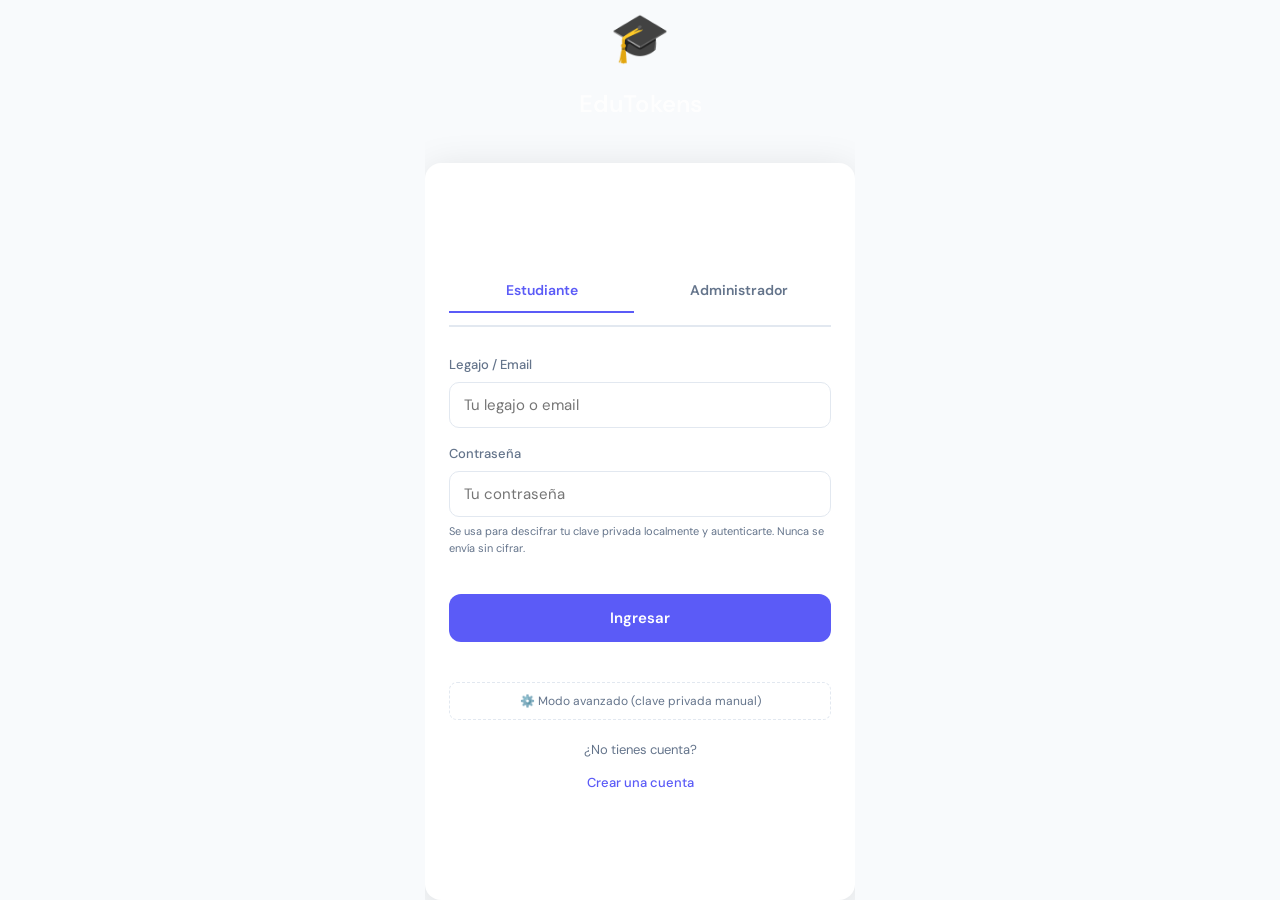
<file: frontend/pages/purchase.html>
<!DOCTYPE html>
<html lang="es">
<!-- DEO GLORIA -->

<head>
  <meta charset="UTF-8">
  <meta name="viewport" content="width=device-width, initial-scale=1.0">
  <title>Compra - EduTokens</title>
  <link rel="stylesheet" href="../css/styles.css">
</head>

<body>
  <div class="app">
    <!-- Header -->
    <div class="header">
      <button class="header-back" onclick="history.back()">← Atrás</button>
      <div class="header-title">Confirmar Compra</div>
      <div style="width: 60px;"></div>
    </div>

    <!-- Main Content -->
    <div class="screen active content">
      <div id="error-msg" class="error-msg"></div>

      <!-- Product Summary -->
      <div class="card" style="margin-bottom: 20px;">
        <div style="display: flex; align-items: center; gap: 16px;">
          <div id="product-emoji" style="font-size: 40px;">🛍️</div>
          <div>
            <h2 id="product-name" style="font-size: 16px; font-weight: 600; margin-bottom: 4px;">Producto</h2>
            <p id="product-desc" style="font-size: 12px; color: var(--text-muted);">Descripción</p>
          </div>
        </div>
      </div>

      <!-- Purchase Details -->
      <div class="card">
        <div style="display: flex; justify-content: space-between; padding: 12px 0; border-bottom: 1px solid var(--border); font-size: 14px;">
          <span style="color: var(--text-muted);">Precio:</span>
          <span id="product-price" style="font-weight: 600;">0 pts</span>
        </div>
        <div style="display: flex; justify-content: space-between; padding: 12px 0; border-bottom: 1px solid var(--border); font-size: 14px;">
          <span style="color: var(--text-muted);">Tu saldo:</span>
          <span id="current-balance" style="font-weight: 600; color: var(--primary);">0 pts</span>
        </div>
        <div style="display: flex; justify-content: space-between; padding: 12px 0; font-size: 14px;">
          <span style="color: var(--text-muted);">Saldo después:</span>
          <span id="remaining-balance" style="font-weight: 600;">0 pts</span>
        </div>
      </div>

      <!-- Insufficient balance warning -->
      <div id="insufficient-warning" style="background: var(--warning-bg); border: 1px solid #FDE68A; color: #92400E; padding: 12px 14px; border-radius: 10px; margin: 16px 0; font-size: 13px; display: none;">
        ⚠️ Tu saldo es insuficiente para realizar esta compra.
      </div>

      <!-- Action Buttons -->
      <div style="display: flex; flex-direction: column; gap: 12px; margin-top: 24px;">
        <button id="confirm-btn" class="btn btn-primary" style="width: 100%;" onclick="confirmPurchase()">
          Confirmar Compra
        </button>
        <button class="btn btn-outline" style="width: 100%;" onclick="history.back()">
          Cancelar
        </button>
      </div>

      <!-- Blockchain Info -->
      <div class="info-box-dark" style="margin-top: 32px;">
        <p class="info-box-label">ℹ️ Sobre esta transacción</p>
        <p>Esta compra será registrada como una transacción SPEND en la blockchain distribuida, firmada con tu clave privada en este navegador. El registro es inmutable y auditable de forma permanente.</p>
      </div>
    </div>
  </div>

  <!-- ── Password Modal ── -->
  <div id="password-modal" class="modal-overlay">
    <div class="modal-dialog">
      <h3>🔐 Confirmar Compra</h3>
      <p>Ingresá tu contraseña para descifrar tu clave privada y firmar la transacción SPEND. Tu clave nunca sale de este navegador.</p>
      <input type="password" id="modal-password" class="input" placeholder="Tu contraseña" autocomplete="current-password">
      <div class="modal-actions">
        <button class="btn btn-outline" onclick="closePasswordModal()">Cancelar</button>
        <button class="btn btn-primary" id="modal-confirm-btn" onclick="confirmWithPassword()">Firmar y Comprar</button>
      </div>
    </div>
  </div>

  <!-- ── Loading Overlay (unificado) ── -->
  <div id="loading-overlay" class="loading-overlay">
    <div class="spinner-ring"></div>
    <div class="loading-text" id="loading-text">Firmando transacción...</div>
  </div>

  <script src="../js/common.js"></script>
  <script src="../js/crypto-auth.js"></script>
  <script src="../js/wallet-crypto.js"></script>
  <script src="../js/tx-signer.js"></script>
  <script src="../js/wallet.js"></script>
  <script src="../js/purchase.js"></script>
</body>

</html>
</file>
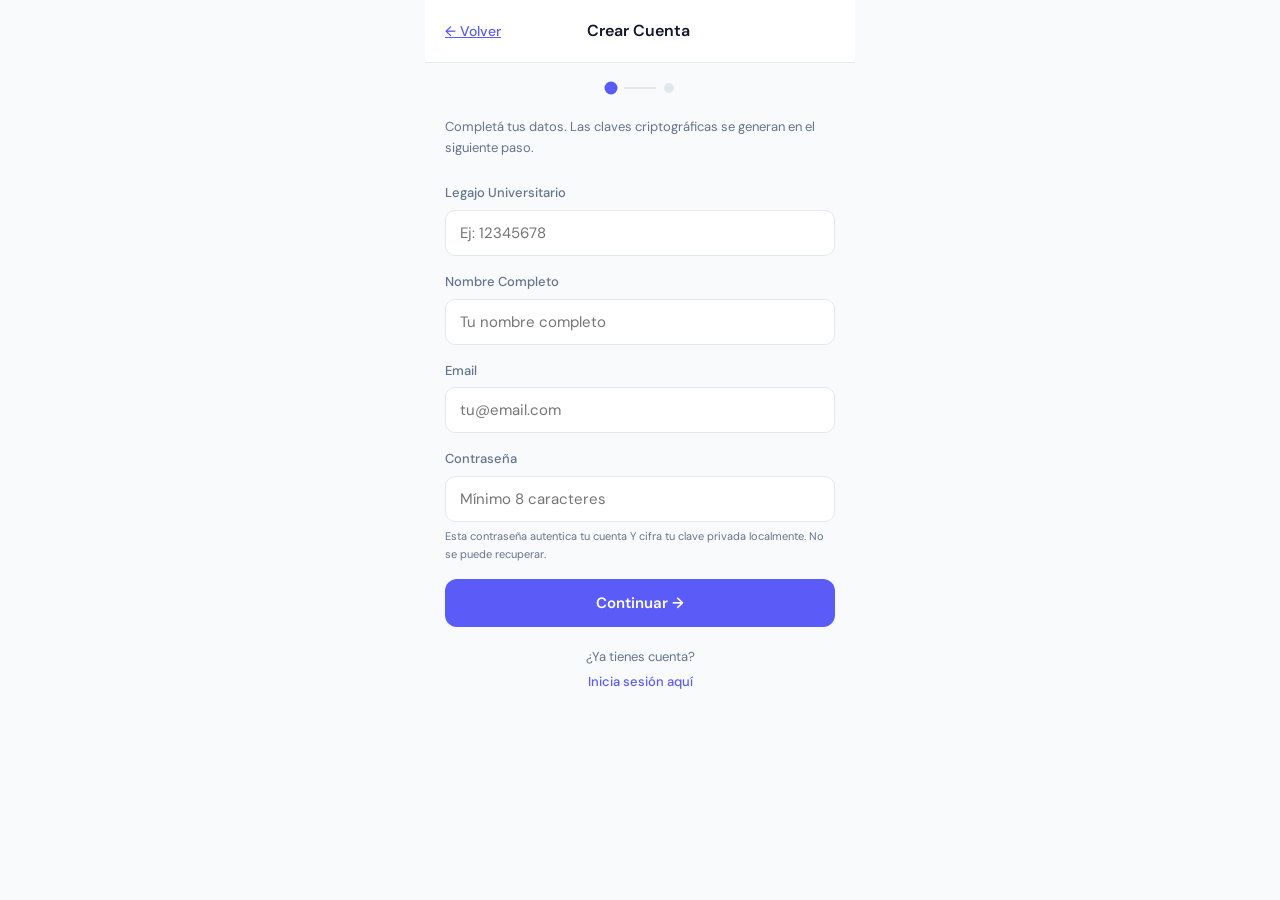
<file: frontend/pages/register.html>
<!DOCTYPE html>
<html lang="es">
<!-- DEO GLORIA -->
<!--
  register.html — v2 (2026-06-21)
  Registro en 2 pasos para mejor experiencia mobile:
    1. Datos personales (legajo, nombre, email, contraseña)
    2. Claves criptográficas (generar, desafío, firmar, confirmar)

  La lógica JS no cambió — solo se reorganizó el HTML en step-sections.
-->

<head>
  <meta charset="UTF-8">
  <meta name="viewport" content="width=device-width, initial-scale=1.0">
  <title>Registro - EduTokens</title>
  <link rel="stylesheet" href="../css/styles.css">
</head>

<body>
  <div class="app">
    <!-- Header -->
    <div class="header">
      <a href="../index.html" class="header-back">← Volver</a>
      <div class="header-title">Crear Cuenta</div>
      <div style="width: 60px;"></div>
    </div>

    <!-- Main Content -->
    <div class="screen active content">
      <div id="error-msg" class="error-msg"></div>
      <div id="success-msg" class="success-msg"></div>

      <!-- Step indicator -->
      <div class="step-indicator">
        <div class="step-dot active" id="dot-1"></div>
        <div class="step-line" id="line-1"></div>
        <div class="step-dot" id="dot-2"></div>
      </div>

      <!-- ═══ PASO 1: Datos personales ═══ -->
      <div id="step-1" class="step-section active">
        <p style="font-size: 13px; color: var(--text-muted); margin-bottom: 24px;">Completá tus datos. Las claves criptográficas se generan en el siguiente paso.</p>

        <div class="input-group">
          <label class="input-label">Legajo Universitario</label>
          <input type="text" id="reg-legajo" class="input" placeholder="Ej: 12345678" autocomplete="off">
        </div>

        <div class="input-group">
          <label class="input-label">Nombre Completo</label>
          <input type="text" id="reg-name" class="input" placeholder="Tu nombre completo" autocomplete="name">
        </div>

        <div class="input-group">
          <label class="input-label">Email</label>
          <input type="email" id="reg-email" class="input" placeholder="tu@email.com" autocomplete="email">
        </div>

        <div class="input-group">
          <label class="input-label">Contraseña</label>
          <input type="password" id="reg-password" class="input" placeholder="Mínimo 8 caracteres" minlength="8" autocomplete="new-password">
          <p style="font-size: 11px; color: var(--text-muted); margin-top: 6px;">
            Esta contraseña autentica tu cuenta Y cifra tu clave privada localmente. No se puede recuperar.
          </p>
        </div>

        <button class="btn btn-primary" style="width: 100%; margin-top: 16px;" onclick="goToStep2()">Continuar →</button>

        <div style="text-align: center; margin-top: 20px;">
          <p style="font-size: 13px; color: var(--text-muted);">¿Ya tienes cuenta?</p>
          <a href="login.html" style="color: var(--primary); text-decoration: none; font-weight: 500; font-size: 13px;">Inicia sesión aquí</a>
        </div>
      </div>

      <!-- ═══ PASO 2: Claves criptográficas ═══ -->
      <div id="step-2" class="step-section">
        <p style="font-size: 13px; color: var(--text-muted); margin-bottom: 24px;">Ahora generá tus claves Ed25519. La clave privada <strong>nunca</strong> se envía al servidor — solo se cifra localmente.</p>

        <button class="btn btn-secondary" style="width: 100%;" onclick="generateRegisterKeys()">🔑 Generar claves Ed25519</button>

        <div class="input-group" style="margin-top: 16px;">
          <label class="input-label">Clave pública (64 caracteres hex)</label>
          <input type="text" id="reg-public-key" class="input mono" placeholder="Se genera automáticamente" maxlength="64" readonly>
        </div>

        <div class="input-group">
          <label class="input-label">Clave privada (64 caracteres hex)</label>
          <input type="text" id="reg-private-key" class="input mono" placeholder="Se genera automáticamente — no se comparte" maxlength="64" readonly>
          <p style="font-size: 11px; color: var(--error); margin-top: 4px;">⚠️ Guardá esta clave en un lugar seguro. Si la perdés, perdés el acceso a tus puntos.</p>
        </div>

        <div class="input-group">
          <label class="input-label">Desafío del sistema</label>
          <input type="text" id="reg-challenge" class="input mono" readonly placeholder="Se obtiene del backend">
        </div>

        <div class="input-group">
          <label class="input-label">Desafío firmado (128 caracteres hex)</label>
          <input type="text" id="reg-signature" class="input mono" placeholder="Se genera al firmar" readonly>
        </div>

        <div style="display: flex; gap: 10px; margin-top: 16px;">
          <button class="btn btn-outline" style="flex: 1;" onclick="goToStep1()">← Volver</button>
          <button class="btn btn-primary" style="flex: 1;" onclick="registerAction()">Crear Cuenta</button>
        </div>
      </div>
    </div>
  </div>

  <script src="../js/crypto-auth.js"></script>
  <script src="../js/wallet-crypto.js"></script>
  <script>
    // ── Step navigation (visual only — no logic changes) ────────────

    function goToStep2() {
      const legajo = document.getElementById('reg-legajo').value.trim();
      const name = document.getElementById('reg-name').value.trim();
      const email = document.getElementById('reg-email').value.trim();
      const password = document.getElementById('reg-password').value;

      if (!legajo || !name || !email || !password) {
        const errorEl = document.getElementById('error-msg');
        errorEl.textContent = 'Completá todos los campos antes de continuar';
        errorEl.classList.add('show');
        setTimeout(() => errorEl.classList.remove('show'), 3000);
        return;
      }

      if (password.length < 8) {
        const errorEl = document.getElementById('error-msg');
        errorEl.textContent = 'La contraseña debe tener al menos 8 caracteres';
        errorEl.classList.add('show');
        setTimeout(() => errorEl.classList.remove('show'), 3000);
        return;
      }

      document.getElementById('step-1').classList.remove('active');
      document.getElementById('step-2').classList.add('active');
      document.getElementById('dot-1').classList.add('done');
      document.getElementById('dot-1').classList.remove('active');
      document.getElementById('line-1').classList.add('done');
      document.getElementById('dot-2').classList.add('active');
    }

    function goToStep1() {
      document.getElementById('step-2').classList.remove('active');
      document.getElementById('step-1').classList.add('active');
      document.getElementById('dot-2').classList.remove('active');
      document.getElementById('line-1').classList.remove('done');
      document.getElementById('dot-1').classList.add('active');
      document.getElementById('dot-1').classList.remove('done');
    }

    // ── JS lógica de registro (SIN CAMBIOS) ──────────────────────────

    async function loadRegisterChallenge() {
      const errorEl = document.getElementById('error-msg');
      try {
        document.getElementById('reg-challenge').value = await fetchAuthChallenge();
      } catch (error) {
        errorEl.textContent = error.message;
        errorEl.classList.add('show');
      }
    }

    async function generateRegisterKeys() {
      const errorEl = document.getElementById('error-msg');
      try {
        const keys = await generateEd25519KeyPairHex();
        document.getElementById('reg-public-key').value = keys.publicKeyHex;
        document.getElementById('reg-private-key').value = keys.privateKeyHex;
        await loadRegisterChallenge();
        await signRegisterChallenge();
      } catch (error) {
        errorEl.textContent = 'No se pudieron generar las claves en el navegador';
        errorEl.classList.add('show');
        setTimeout(() => errorEl.classList.remove('show'), 3000);
      }
    }

    async function signRegisterChallenge() {
      const privateKey = document.getElementById('reg-private-key').value.trim();
      const challenge = document.getElementById('reg-challenge').value.trim();
      const errorEl = document.getElementById('error-msg');

      if (!privateKey || !challenge) {
        errorEl.textContent = 'Completá la clave privada y obtené un desafío antes de firmar';
        errorEl.classList.add('show');
        setTimeout(() => errorEl.classList.remove('show'), 3000);
        return;
      }

      try {
        document.getElementById('reg-signature').value = await signChallengeWithPrivateKey(privateKey, challenge);
      } catch (error) {
        errorEl.textContent = 'No se pudo firmar el desafío con la clave privada';
        errorEl.classList.add('show');
        setTimeout(() => errorEl.classList.remove('show'), 3000);
      }
    }

    async function registerAction() {
      const legajo = document.getElementById('reg-legajo').value;
      const name = document.getElementById('reg-name').value;
      const email = document.getElementById('reg-email').value;
      const password = document.getElementById('reg-password').value;
      const public_key = document.getElementById('reg-public-key').value.trim().toLowerCase();
      const privateKey = document.getElementById('reg-private-key').value.trim().toLowerCase();
      const challenge = document.getElementById('reg-challenge').value;
      const signature = document.getElementById('reg-signature').value.trim().toLowerCase();
      const errorEl = document.getElementById('error-msg');
      const successEl = document.getElementById('success-msg');

      if (!legajo || !name || !email || !password || !public_key || !privateKey || !challenge || !signature) {
        errorEl.textContent = 'Por favor completa todos los campos';
        errorEl.classList.add('show');
        setTimeout(() => errorEl.classList.remove('show'), 3000);
        return;
      }

      if (password.length < 8) {
        errorEl.textContent = 'La contraseña debe tener al menos 8 caracteres';
        errorEl.classList.add('show');
        setTimeout(() => errorEl.classList.remove('show'), 3000);
        return;
      }

      try {
        const response = await fetch('/api/auth/register', {
          method: 'POST',
          headers: { 'Content-Type': 'application/json' },
          body: JSON.stringify({ legajo, name, email, password, public_key, challenge, signature })
        });

        const data = await response.json();

        if (response.ok) {
          // La clave privada se cifra con la misma contraseña y se guarda
          // localmente — el backend nunca la ve.
          await encryptAndStorePrivateKey(legajo, privateKey, password);

          successEl.textContent = 'Cuenta creada. Iniciando sesión automáticamente...';
          successEl.classList.add('show');

          // Auto-login: ya tenemos todos los datos, no hace falta pasar por login.html
          try {
            const loginResponse = await fetch('/api/auth/login', {
              method: 'POST',
              headers: { 'Content-Type': 'application/json' },
              body: JSON.stringify({
                identifier: legajo,
                password: password,
                challenge: challenge,
                signature: signature
              })
            });

            if (loginResponse.ok) {
              const loginData = await loginResponse.json();
              localStorage.setItem('token', loginData.access_token);
              localStorage.setItem('role', loginData.user.role);
              localStorage.setItem('user', JSON.stringify(loginData.user));
              localStorage.setItem('activePublicKey', loginData.user.public_key);

              setTimeout(() => {
                window.location.href = 'home.html';
              }, 1000);
            } else {
              // Login automático falló — redirigir a login manual
              setTimeout(() => {
                window.location.href = 'login.html';
              }, 2000);
            }
          } catch {
            // Si falla el login (ej. backend no accesible), ir a login manual
            setTimeout(() => {
              window.location.href = 'login.html';
            }, 2000);
          }
        } else {
          throw new Error(data.detail || 'Error en el registro');
        }
      } catch (error) {
        errorEl.textContent = error.message;
        errorEl.classList.add('show');
        setTimeout(() => errorEl.classList.remove('show'), 5000);
      }
    }
  </script>
</body>

</html>
</file>
<file: frontend/css/styles.css>
/* ═══════════════════════════════════════════════════════════════════════
   EduTokens — Stylesheet v2
   Mobile-first (max-width 430px). Sin frameworks, vanilla CSS.
   ═══════════════════════════════════════════════════════════════════════ */

@import url('https://fonts.googleapis.com/css2?family=DM+Sans:ital,opsz,wght@0,9..40,300;0,9..40,400;0,9..40,500;0,9..40,600;1,9..40,300&family=DM+Mono:wght@400;500&display=swap');

/* ── Design tokens ─────────────────────────────────────────────────── */

:root {
  /* Brand */
  --primary: #5B5BF7;
  --primary-dark: #4747d6;
  --primary-glow: rgba(91, 91, 247, 0.25);

  /* Gradientes contextuales — cada sección de la app tiene su identidad */
  --grad-landing:  linear-gradient(135deg, #4F46E5 0%, #7C3AED 40%, #A855F7 100%);
  --grad-auth:     linear-gradient(160deg, #312E81 0%, #4C1D95 60%, #7C3AED 100%);
  --grad-student:  linear-gradient(135deg, #0F766E 0%, #0D9488 60%, #14B8A6 100%);
  --grad-admin:    linear-gradient(135deg, #1E293B 0%, #334155 60%, #475569 100%);
  --grad-success:  linear-gradient(135deg, #16A34A 0%, #22C55E 100%);
  --grad-warning:  linear-gradient(135deg, #D97706 0%, #F59E0B 100%);
  --grad-danger:   linear-gradient(135deg, #DC2626 0%, #EF4444 100%);

  /* Superficies */
  --bg:            #F8FAFC;
  --card:          #FFFFFF;
  --surface-dark:  #0F172A;
  --surface-dark2: #1E293B;

  /* Semánticos */
  --success:       #16A34A;
  --success-bg:    #F0FDF4;
  --error:         #DC2626;
  --error-bg:      #FEF2F2;
  --warning:       #D97706;
  --warning-bg:    #FFFBEB;
  --info-bg:       #EFF6FF;

  /* Texto */
  --text:          #0F172A;
  --text-muted:    #64748B;
  --text-light:    #94A3B8;
  --text-inverse:  #F1F5F9;

  /* Bordes y radios */
  --border:        #E2E8F0;
  --border-light:  #F1F5F9;
  --radius:        16px;
  --radius-sm:     10px;
  --radius-xs:     8px;

  /* Sombras */
  --shadow:        0 1px 3px rgba(0,0,0,.04), 0 4px 16px rgba(91,91,247,.04);
  --shadow-md:     0 4px 24px rgba(0,0,0,.06);
  --shadow-lg:     0 12px 40px rgba(91,91,247,.10);
  --shadow-xl:     0 20px 60px rgba(0,0,0,.15);
}

/* ── Reset ──────────────────────────────────────────────────────────── */

*, *::before, *::after { box-sizing: border-box; margin: 0; padding: 0; }

body {
  font-family: 'DM Sans', sans-serif;
  background: var(--bg);
  color: var(--text);
  min-height: 100vh;
  min-height: 100dvh;
  overflow-x: hidden;
  line-height: 1.6;
  -webkit-font-smoothing: antialiased;
  -moz-osx-font-smoothing: grayscale;
}

.mono { font-family: 'DM Mono', monospace; }

/* ── App shell (mobile-first viewport) ──────────────────────────────── */

.app {
  max-width: 430px;
  margin: 0 auto;
  min-height: 100vh;
  min-height: 100dvh;
  background: var(--bg);
  position: relative;
  display: flex;
  flex-direction: column;
}

.screen {
  flex: 1;
  overflow-y: auto;
  display: none;
  animation: screenIn 0.25s ease;
}

.screen.active { display: flex; flex-direction: column; }

@keyframes screenIn {
  from { opacity: 0; transform: translateY(8px); }
  to   { opacity: 1; transform: translateY(0); }
}

/* ── Unified content padding ────────────────────────────────────────── */

.content {
  flex: 1;
  overflow-y: auto;
  padding: 20px;
  padding-bottom: 80px;
}

/* ── Header ─────────────────────────────────────────────────────────── */

.header {
  padding: 16px 20px;
  display: flex;
  align-items: center;
  justify-content: space-between;
  background: var(--card);
  border-bottom: 1px solid var(--border);
  min-height: 56px;
}

.header-back {
  display: flex;
  align-items: center;
  gap: 6px;
  cursor: pointer;
  color: var(--primary);
  font-weight: 500;
  font-size: 14px;
  background: none;
  border: none;
  font-family: 'DM Sans', sans-serif;
  padding: 4px 0;
}

.header-back:hover { opacity: 0.75; }

.header-title {
  font-size: 16px;
  font-weight: 600;
  text-align: center;
  flex: 1;
}

.header-action {
  width: 32px; height: 32px;
  border-radius: 50%;
  background: var(--bg);
  display: flex;
  align-items: center;
  justify-content: center;
  cursor: pointer;
  border: 1px solid var(--border);
  transition: all 0.15s;
  font-size: 14px;
}

.header-action:hover { background: var(--border); }

/* ── Bottom navigation ──────────────────────────────────────────────── */

.bottom-nav {
  position: fixed;
  bottom: 0;
  left: 50%;
  transform: translateX(-50%);
  width: 100%;
  max-width: 430px;
  background: var(--card);
  border-top: 1px solid var(--border);
  display: flex;
  z-index: 100;
  padding: 6px 0 env(safe-area-inset-bottom, 6px);
}

.nav-item {
  flex: 1;
  display: flex;
  flex-direction: column;
  align-items: center;
  gap: 3px;
  cursor: pointer;
  padding: 6px 4px;
  transition: all 0.15s;
  background: none;
  border: none;
  font-family: 'DM Sans', sans-serif;
}

.nav-icon  { font-size: 20px; line-height: 1; }
.nav-label { font-size: 10px; font-weight: 500; color: var(--text-light); transition: color 0.15s; }
.nav-item.active .nav-label { color: var(--primary); font-weight: 600; }

/* ── Cards ──────────────────────────────────────────────────────────── */

.card {
  background: var(--card);
  border-radius: var(--radius);
  border: 1px solid var(--border);
  padding: 20px;
  box-shadow: var(--shadow);
}

.card-sm { padding: 14px 16px; }

/* ── Balance card (gradiente contextual por rol) ────────────────────── */

.balance-card {
  border-radius: var(--radius);
  padding: 24px;
  color: #fff;
  position: relative;
  overflow: hidden;
  background: var(--grad-student);
}

.balance-card.admin { background: var(--grad-admin); }

.balance-card::before {
  content: '';
  position: absolute;
  top: -40px; right: -40px;
  width: 160px; height: 160px;
  background: rgba(255, 255, 255, 0.07);
  border-radius: 50%;
}

.balance-card::after {
  content: '';
  position: absolute;
  bottom: -60px; left: -20px;
  width: 200px; height: 200px;
  background: rgba(255, 255, 255, 0.04);
  border-radius: 50%;
}

.balance-label    { font-size: 12px; font-weight: 500; opacity: 0.8; text-transform: uppercase; letter-spacing: 0.06em; margin-bottom: 6px; position: relative; z-index: 1; }
.balance-amount   { font-size: 52px; font-weight: 600; line-height: 1; display: flex; align-items: baseline; gap: 8px; position: relative; z-index: 1; }
.balance-unit     { font-size: 18px; font-weight: 400; opacity: 0.7; }
.balance-wallet   { font-size: 11px; opacity: 0.6; margin-top: 10px; font-family: 'DM Mono', monospace; position: relative; z-index: 1; }
.balance-status   { display: inline-flex; align-items: center; gap: 5px; margin-top: 12px; background: rgba(255,255,255,.15); border-radius: 20px; padding: 4px 10px; font-size: 12px; position: relative; z-index: 1; }
.dot-pulse        { width: 6px; height: 6px; background: #4ade80; border-radius: 50%; animation: dotPulse 2s infinite; }

@keyframes dotPulse { 0%, 100% { opacity: 1; } 50% { opacity: 0.5; } }

/* ── Metrics grid ───────────────────────────────────────────────────── */

.metrics-grid {
  display: grid;
  grid-template-columns: repeat(3, 1fr);
  gap: 10px;
}

.metric-card {
  background: var(--card);
  border-radius: var(--radius-sm);
  border: 1px solid var(--border);
  padding: 14px 12px;
  text-align: center;
}

.metric-value { font-size: 22px; font-weight: 600; color: var(--primary); line-height: 1.1; }
.metric-label { font-size: 10px; color: var(--text-muted); margin-top: 4px; line-height: 1.3; }

/* ── Transaction items ───────────────────────────────────────────────── */

.tx-item {
  display: flex;
  align-items: center;
  gap: 12px;
  padding: 14px 20px;
  border-bottom: 1px solid var(--border);
  cursor: pointer;
  transition: background 0.1s;
}

.tx-item:hover       { background: #F8FAFC; }
.tx-item:last-child  { border-bottom: none; }

.tx-icon {
  width: 40px; height: 40px;
  border-radius: 12px;
  display: flex;
  align-items: center;
  justify-content: center;
  flex-shrink: 0;
  font-size: 18px;
}

.tx-icon.income  { background: var(--success-bg); color: var(--success); }
.tx-icon.expense { background: var(--error-bg);   color: var(--error); }

.tx-info  { flex: 1; min-width: 0; }
.tx-name  { font-size: 14px; font-weight: 500; white-space: nowrap; overflow: hidden; text-overflow: ellipsis; }
.tx-sub   { font-size: 12px; color: var(--text-muted); margin-top: 2px; }
.tx-amount { font-size: 15px; font-weight: 600; white-space: nowrap; }
.tx-amount.income  { color: var(--success); }
.tx-amount.expense { color: var(--error); }

/* ── Badges ──────────────────────────────────────────────────────────── */

.badge {
  display: inline-flex; align-items: center; gap: 4px;
  padding: 3px 8px; border-radius: 20px; font-size: 11px; font-weight: 500;
}

.badge-success { background: var(--success-bg); color: var(--success); }
.badge-primary { background: #EEF2FF; color: var(--primary); }
.badge-muted   { background: var(--bg); color: var(--text-muted); border: 1px solid var(--border); }

/* ── Buttons ─────────────────────────────────────────────────────────── */

.btn {
  display: flex; align-items: center; justify-content: center; gap: 8px;
  padding: 14px 24px; border-radius: 12px; font-family: 'DM Sans', sans-serif;
  font-size: 15px; font-weight: 600; cursor: pointer; transition: all 0.15s;
  border: none; text-decoration: none;
}

.btn-primary {
  background: var(--primary);
  color: #fff;
}

.btn-primary:hover {
  background: var(--primary-dark);
  transform: translateY(-1px);
  box-shadow: 0 4px 16px var(--primary-glow);
}

.btn-primary:active   { transform: translateY(0); }
.btn-primary:disabled { opacity: 0.5; cursor: not-allowed; transform: none; box-shadow: none; }
.btn-primary:disabled:hover { background: var(--primary); }

.btn-secondary {
  background: var(--card);
  color: var(--primary);
  border: 1px solid var(--border);
}

.btn-secondary:hover { background: #EEF2FF; }

.btn-outline {
  background: transparent;
  color: var(--primary);
  border: 1.5px solid var(--primary);
}

.btn-outline:hover { background: #EEF2FF; }

.btn-ghost {
  background: transparent;
  color: var(--text-muted);
  border: none;
  font-size: 14px;
}

.btn-sm { padding: 9px 16px; font-size: 13px; width: auto; border-radius: 8px; }

/* ── Section header ──────────────────────────────────────────────────── */

.section-header {
  display: flex;
  align-items: center;
  justify-content: space-between;
  padding: 20px 0 12px;
}

.section-title { font-size: 15px; font-weight: 600; }
.section-link  { font-size: 13px; color: var(--primary); cursor: pointer; font-weight: 500; background: none; border: none; font-family: 'DM Sans', sans-serif; }

/* ── Avatar ──────────────────────────────────────────────────────────── */

.avatar {
  width: 40px; height: 40px;
  border-radius: 50%;
  background: linear-gradient(135deg, var(--primary), #7C3AED);
  display: flex; align-items: center; justify-content: center;
  color: #fff; font-weight: 600; font-size: 16px;
}

/* ── Inputs ──────────────────────────────────────────────────────────── */

.input-group { margin-bottom: 16px; }

.input-label {
  font-size: 13px; font-weight: 500; color: var(--text-muted);
  margin-bottom: 6px; display: block;
}

.input {
  width: 100%; padding: 12px 14px;
  border-radius: 10px;
  border: 1.5px solid var(--border);
  font-family: 'DM Sans', sans-serif;
  font-size: 15px; color: var(--text);
  background: var(--card);
  transition: border-color 0.15s, box-shadow 0.15s;
}

.input:focus {
  border-color: var(--primary);
  outline: none;
  box-shadow: 0 0 0 3px rgba(91,91,247,.10);
}

textarea.input { resize: vertical; min-height: 72px; }

select.input {
  appearance: none;
  background-image: url("data:image/svg+xml,%3Csvg xmlns='http://www.w3.org/2000/svg' width='12' height='12' viewBox='0 0 12 12'%3E%3Cpath d='M3 5l3 3 3-3' stroke='%2364748B' stroke-width='1.5' fill='none'/%3E%3C/svg%3E");
  background-repeat: no-repeat;
  background-position: right 12px center;
  padding-right: 36px;
}

/* ── Auth screens ────────────────────────────────────────────────────── */

.login-container {
  min-height: 100vh;
  min-height: 100dvh;
  display: flex; flex-direction: column;
  background: var(--grad-auth);
  padding: 40px 20px;
}

.login-header { color: #fff; text-align: center; margin-bottom: 40px; }
.login-logo   { font-size: 48px; font-weight: 700; margin-bottom: 8px; }
.login-title  { font-size: 24px; font-weight: 600; opacity: 0.95; }
.login-sub    { font-size: 13px; opacity: 0.7; margin-top: 6px; }

.login-body {
  background: #fff;
  border-radius: var(--radius);
  padding: 32px 24px;
  flex: 1;
  display: flex;
  flex-direction: column;
  justify-content: center;
  box-shadow: 0 8px 40px rgba(0,0,0,.12);
}

.login-tabs {
  display: flex;
  gap: 12px;
  margin-bottom: 28px;
  border-bottom: 2px solid var(--border);
  padding-bottom: 12px;
}

.login-tab {
  flex: 1; padding: 12px;
  text-align: center; font-size: 14px;
  font-weight: 600; cursor: pointer; color: var(--text-muted);
  border: none; background: none;
  border-bottom: 2px solid transparent;
  transition: all 0.15s;
  font-family: 'DM Sans', sans-serif;
}

.login-tab.active {
  color: var(--primary);
  border-bottom-color: var(--primary);
}

/* ── Reusable tabs bar ───────────────────────────────────────────────── */

.tabs-bar {
  display: flex;
  gap: 4px;
  margin-bottom: 20px;
  border-bottom: 2px solid var(--border);
  padding-bottom: 0;
  overflow-x: auto;
  -webkit-overflow-scrolling: touch;
}

.tabs-bar .tab {
  flex-shrink: 0;
  padding: 10px 16px;
  text-align: center;
  font-size: 13px;
  font-weight: 600;
  cursor: pointer;
  color: var(--text-muted);
  border: none;
  background: none;
  border-bottom: 2px solid transparent;
  transition: all 0.15s;
  font-family: 'DM Sans', sans-serif;
  white-space: nowrap;
}

.tabs-bar .tab.active {
  color: var(--primary);
  border-bottom-color: var(--primary);
}

/* ── Alerts / Messages ───────────────────────────────────────────────── */

.error-msg {
  background: var(--error-bg);
  border: 1px solid #FECDD3;
  color: var(--error);
  padding: 12px 14px;
  border-radius: var(--radius-sm);
  margin-bottom: 16px;
  font-size: 13px;
  display: none;
}

.error-msg.show { display: block; animation: shakeIn 0.3s ease; }

.success-msg {
  background: var(--success-bg);
  border: 1px solid #BBF7D0;
  color: var(--success);
  padding: 12px 14px;
  border-radius: var(--radius-sm);
  margin-bottom: 16px;
  font-size: 13px;
  display: none;
}

.success-msg.show { display: block; }

@keyframes shakeIn {
  0%   { transform: translateX(-6px); }
  25%  { transform: translateX(6px); }
  50%  { transform: translateX(-3px); }
  75%  { transform: translateX(3px); }
  100% { transform: translateX(0); }
}

/* ── Loading Overlay (unificado — usado en purchase y global) ────────── */

.loading-overlay {
  display: none;
  position: fixed;
  inset: 0;
  background: rgba(15, 23, 42, 0.55);
  backdrop-filter: blur(4px);
  -webkit-backdrop-filter: blur(4px);
  z-index: 300;
  align-items: center;
  justify-content: center;
  flex-direction: column;
  gap: 18px;
}

.loading-overlay.show { display: flex; }

.loading-overlay .spinner-ring {
  width: 44px;
  height: 44px;
  border: 3px solid rgba(255,255,255,.2);
  border-top-color: #fff;
  border-radius: 50%;
  animation: spin 0.7s linear infinite;
}

.loading-overlay .loading-text {
  color: #fff;
  font-size: 13px;
  font-weight: 500;
  text-align: center;
  padding: 0 24px;
}

@keyframes spin { to { transform: rotate(360deg); } }

/* ── Password Modal ──────────────────────────────────────────────────── */

.modal-overlay {
  display: none;
  position: fixed;
  inset: 0;
  background: rgba(15, 23, 42, 0.6);
  backdrop-filter: blur(4px);
  -webkit-backdrop-filter: blur(4px);
  z-index: 200;
  align-items: center;
  justify-content: center;
}

.modal-overlay.show { display: flex; }

.modal-dialog {
  background: var(--card);
  border-radius: var(--radius);
  padding: 24px;
  width: calc(100% - 48px);
  max-width: 360px;
  box-shadow: var(--shadow-xl);
  animation: modalIn 0.22s ease;
}

@keyframes modalIn {
  from { opacity: 0; transform: translateY(16px) scale(0.97); }
  to   { opacity: 1; transform: translateY(0) scale(1); }
}

.modal-dialog h3 {
  font-size: 16px; font-weight: 600; margin-bottom: 6px;
}

.modal-dialog p {
  font-size: 12px; color: var(--text-muted); margin-bottom: 16px; line-height: 1.5;
}

.modal-dialog .input { width: 100%; margin-bottom: 16px; }

.modal-actions {
  display: flex; gap: 10px;
}

.modal-actions button { flex: 1; margin: 0; }

/* ── Skeleton loading ────────────────────────────────────────────────── */

.skeleton {
  background: linear-gradient(90deg, #E2E8F0 25%, #F1F5F9 50%, #E2E8F0 75%);
  background-size: 200% 100%;
  animation: shimmer 1.5s ease-in-out infinite;
  border-radius: 8px;
}

.skeleton-text {
  height: 14px;
  margin-bottom: 10px;
  border-radius: 4px;
}

.skeleton-text:last-child { width: 65%; }

.skeleton-card {
  height: 80px;
  border-radius: var(--radius-sm);
  margin-bottom: 10px;
}

.skeleton-circle {
  width: 40px; height: 40px;
  border-radius: 50%;
}

.skeleton-row {
  display: flex; align-items: center; gap: 12px;
  padding: 14px 0;
  border-bottom: 1px solid var(--border-light);
}

.skeleton-row:last-child { border-bottom: none; }

@keyframes shimmer {
  0%   { background-position: -200% 0; }
  100% { background-position: 200% 0; }
}

/* ── Staggered animation ─────────────────────────────────────────────── */

.stagger-container > .stagger-item {
  opacity: 0;
  transform: translateY(12px);
  animation: staggerIn 0.4s ease forwards;
}

.stagger-container > .stagger-item:nth-child(1) { animation-delay: 0.00s; }
.stagger-container > .stagger-item:nth-child(2) { animation-delay: 0.06s; }
.stagger-container > .stagger-item:nth-child(3) { animation-delay: 0.12s; }
.stagger-container > .stagger-item:nth-child(4) { animation-delay: 0.18s; }
.stagger-container > .stagger-item:nth-child(5) { animation-delay: 0.24s; }
.stagger-container > .stagger-item:nth-child(6) { animation-delay: 0.30s; }
.stagger-container > .stagger-item:nth-child(7) { animation-delay: 0.36s; }
.stagger-container > .stagger-item:nth-child(8) { animation-delay: 0.42s; }

@keyframes staggerIn {
  to { opacity: 1; transform: translateY(0); }
}

/* ── Product cards ───────────────────────────────────────────────────── */

.product-grid {
  display: grid;
  grid-template-columns: 1fr;
  gap: 12px;
  margin-bottom: 20px;
}

.product-card {
  background: var(--card);
  border-radius: var(--radius);
  border: 1px solid var(--border);
  padding: 16px;
  display: flex;
  flex-direction: column;
  gap: 10px;
  cursor: pointer;
  transition: all 0.15s;
}

.product-card:hover {
  border-color: var(--primary);
  box-shadow: var(--shadow-lg);
  transform: translateY(-2px);
}

.product-img {
  width: 100%; height: 80px;
  border-radius: 8px;
  background: linear-gradient(135deg, #EEF2FF, #F5F3FF);
  display: flex; align-items: center; justify-content: center;
  font-size: 36px;
}

.product-name { font-size: 14px; font-weight: 600; }
.product-desc { font-size: 12px; color: var(--text-muted); }
.product-cost { font-size: 13px; color: var(--primary); font-weight: 500; }

/* ── Admin stats / tables / chart ────────────────────────────────────── */

.admin-grid {
  display: grid;
  grid-template-columns: repeat(2, 1fr);
  gap: 12px;
  margin-bottom: 20px;
}

.admin-stat {
  background: var(--card);
  border: 1px solid var(--border);
  border-radius: var(--radius-sm);
  padding: 16px;
  text-align: center;
}

.admin-stat-val { font-size: 28px; font-weight: 700; color: var(--primary); }
.admin-stat-lbl { font-size: 11px; color: var(--text-muted); margin-top: 8px; text-transform: uppercase; letter-spacing: 0.04em; }

.chart-wrap  { display: flex; align-items: flex-end; gap: 4px; height: 120px; padding: 12px 0; }
.chart-bar   { flex: 1; background: var(--primary); border-radius: 4px 4px 0 0; min-height: 2px; transition: opacity 0.15s; opacity: 0.7; }
.chart-bar:hover { opacity: 1; }

.admin-table { width: 100%; border-collapse: collapse; font-size: 12px; }
.admin-table th { text-align: left; padding: 12px; font-weight: 600; color: var(--text-muted); border-bottom: 1px solid var(--border); font-size: 11px; text-transform: uppercase; letter-spacing: 0.04em; }
.admin-table td { padding: 12px; border-bottom: 1px solid var(--border); color: var(--text); }
.admin-table tr:last-child td { border-bottom: none; }

/* ── Success screen ──────────────────────────────────────────────────── */

.success-screen {
  display: flex; flex-direction: column; align-items: center;
  justify-content: center; min-height: 60vh; padding: 40px 20px; text-align: center;
}

.success-circle {
  width: 96px; height: 96px;
  background: var(--grad-success);
  border-radius: 50%;
  display: flex; align-items: center; justify-content: center;
  margin-bottom: 24px; font-size: 48px;
}

/* ── Contextual gradient accents ─────────────────────────────────────── */

.grad-accent-landing { background: var(--grad-landing); color: #fff; border-radius: var(--radius); padding: 24px; position: relative; overflow: hidden; }
.grad-accent-auth    { background: var(--grad-auth);    color: #fff; border-radius: var(--radius); padding: 24px; position: relative; overflow: hidden; }
.grad-accent-student { background: var(--grad-student); color: #fff; border-radius: var(--radius); padding: 24px; position: relative; overflow: hidden; }
.grad-accent-admin   { background: var(--grad-admin);   color: #fff; border-radius: var(--radius); padding: 24px; position: relative; overflow: hidden; }

/* ── Dark info box ───────────────────────────────────────────────────── */

.info-box-dark {
  background: var(--surface-dark);
  color: #E2E8F0;
  border-radius: var(--radius-sm);
  padding: 16px;
  font-size: 12px;
  line-height: 1.6;
}

.info-box-dark .info-box-label {
  font-size: 11px;
  color: #64748B;
  text-transform: uppercase;
  letter-spacing: 0.08em;
  margin-bottom: 8px;
}

/* ── Landing page hero ───────────────────────────────────────────────── */

.landing-hero {
  background: var(--grad-landing);
  color: #fff;
  text-align: center;
  padding: 60px 30px 40px;
  position: relative;
  overflow: hidden;
}

.landing-hero::before {
  content: '';
  position: absolute;
  top: -80px; right: -80px;
  width: 280px; height: 280px;
  background: rgba(255,255,255,.05);
  border-radius: 50%;
}

.landing-hero::after {
  content: '';
  position: absolute;
  bottom: -40px; left: 20%;
  width: 200px; height: 200px;
  background: rgba(255,255,255,.04);
  border-radius: 50%;
}

.landing-hero > * { position: relative; z-index: 1; }

/* ── Step-by-step (register, onboarding) ─────────────────────────────── */

.step-indicator {
  display: flex;
  align-items: center;
  justify-content: center;
  gap: 8px;
  margin-bottom: 24px;
}

.step-dot {
  width: 10px; height: 10px;
  border-radius: 50%;
  background: var(--border);
  transition: all 0.3s ease;
}

.step-dot.active  { background: var(--primary); transform: scale(1.3); }
.step-dot.done    { background: var(--success); }

.step-line {
  width: 32px; height: 2px;
  background: var(--border);
  transition: background 0.3s ease;
}

.step-line.done { background: var(--success); }

.step-section { display: none; }
.step-section.active { display: block; animation: stepIn 0.3s ease; }

@keyframes stepIn {
  from { opacity: 0; transform: translateX(16px); }
  to   { opacity: 1; transform: translateX(0); }
}

/* ── Advanced toggle (login) ─────────────────────────────────────────── */

.advanced-toggle {
  display: block;
  width: 100%;
  padding: 10px;
  margin-top: 20px;
  background: none;
  border: 1px dashed var(--border);
  border-radius: var(--radius-xs);
  color: var(--text-muted);
  font-family: 'DM Sans', sans-serif;
  font-size: 12px;
  cursor: pointer;
  text-align: center;
  transition: all 0.15s;
}

.advanced-toggle:hover { border-color: var(--primary); color: var(--primary); }

.advanced-section {
  display: none;
  margin-top: 12px;
  padding: 16px;
  background: var(--bg);
  border-radius: var(--radius-sm);
  border: 1px solid var(--border);
}

.advanced-section.show { display: block; }

/* ── Inline spinner (botones) ────────────────────────────────────────── */

.spinner-inline {
  display: inline-block;
  width: 14px; height: 14px;
  border: 2px solid rgba(255,255,255,.3);
  border-top-color: #fff;
  border-radius: 50%;
  animation: spin 0.8s linear infinite;
  vertical-align: middle;
  margin-right: 6px;
}

/* ── Scrollbar ───────────────────────────────────────────────────────── */

::-webkit-scrollbar       { width: 4px; height: 4px; }
::-webkit-scrollbar-track { background: transparent; }
::-webkit-scrollbar-thumb { background: var(--border); border-radius: 4px; }

/* ── Responsive ──────────────────────────────────────────────────────── */

@media (max-width: 480px) {
  .app        { max-width: 100%; }
  .bottom-nav { max-width: 100%; }
  .metrics-grid    { grid-template-columns: repeat(2, 1fr); }
  .admin-grid      { grid-template-columns: 1fr; }
  .product-grid    { grid-template-columns: 1fr; }
  .landing-hero    { padding: 48px 24px 32px; }
}
</file>
